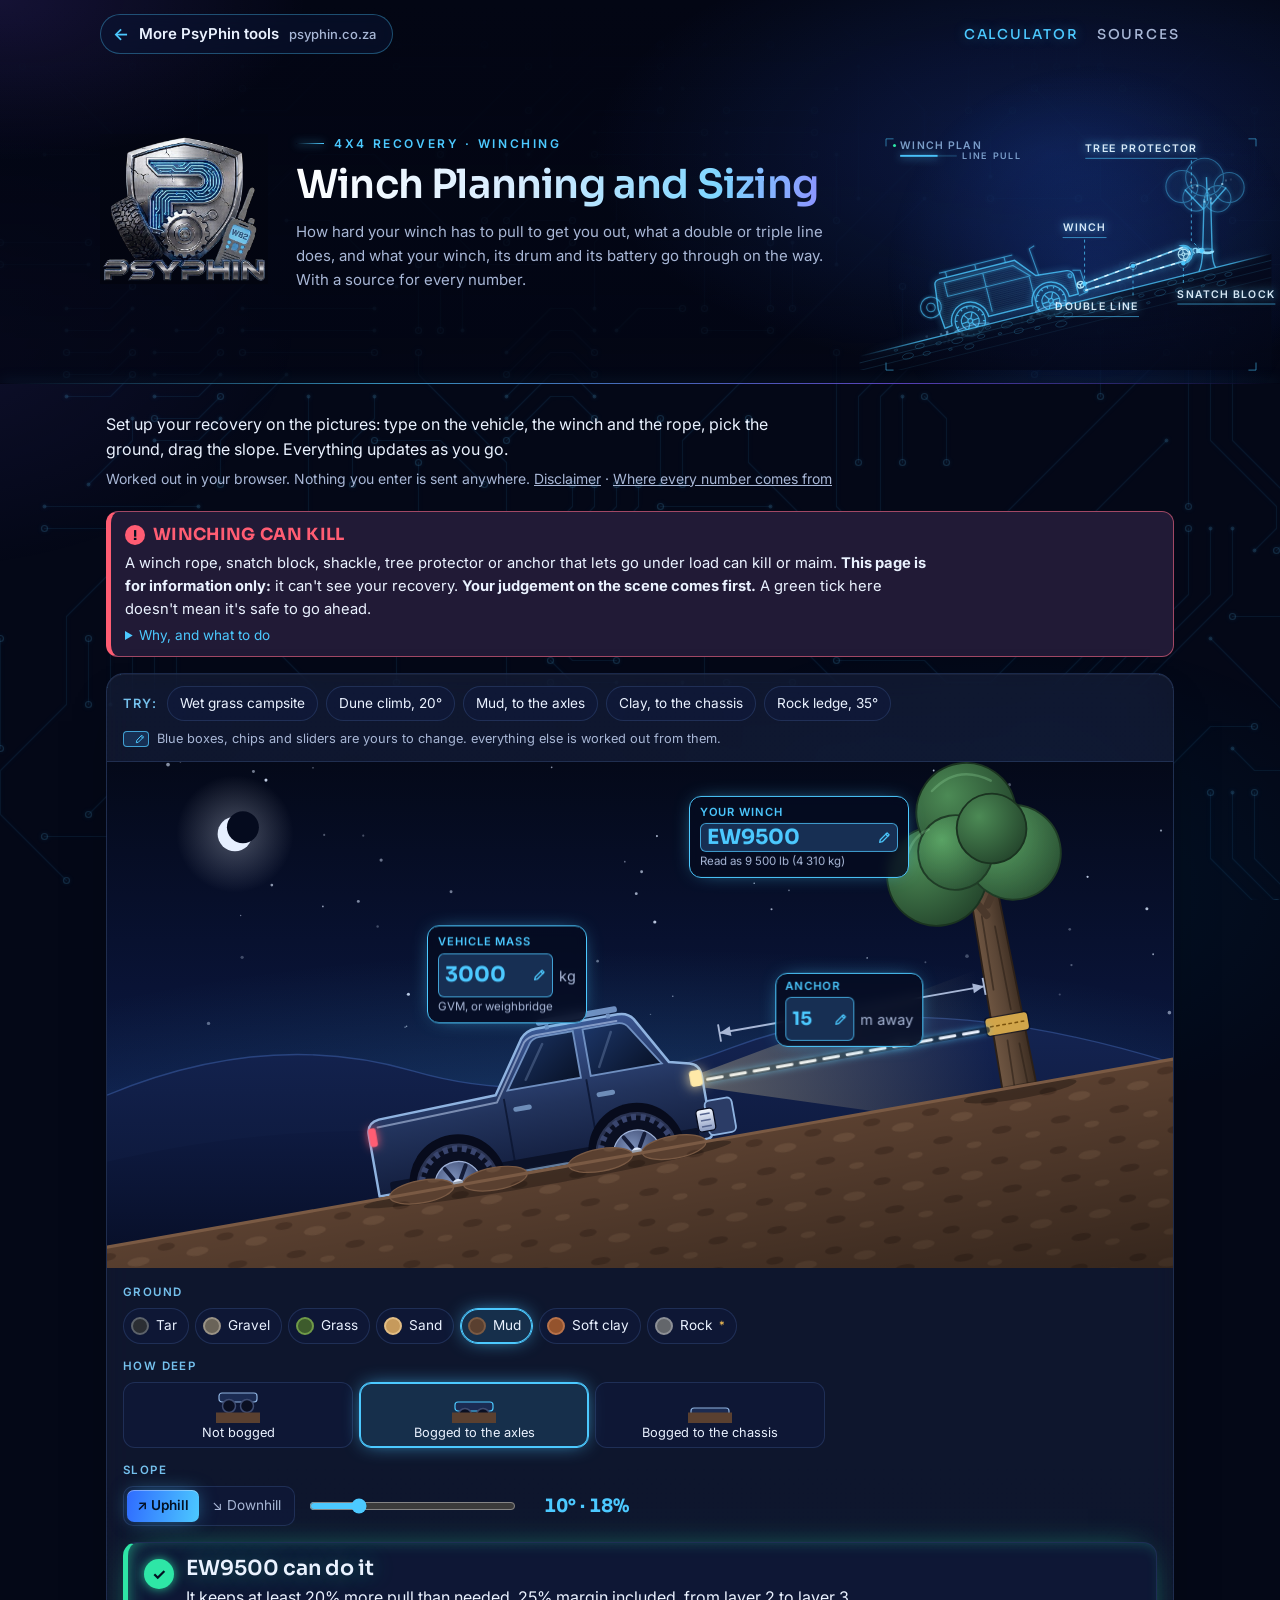
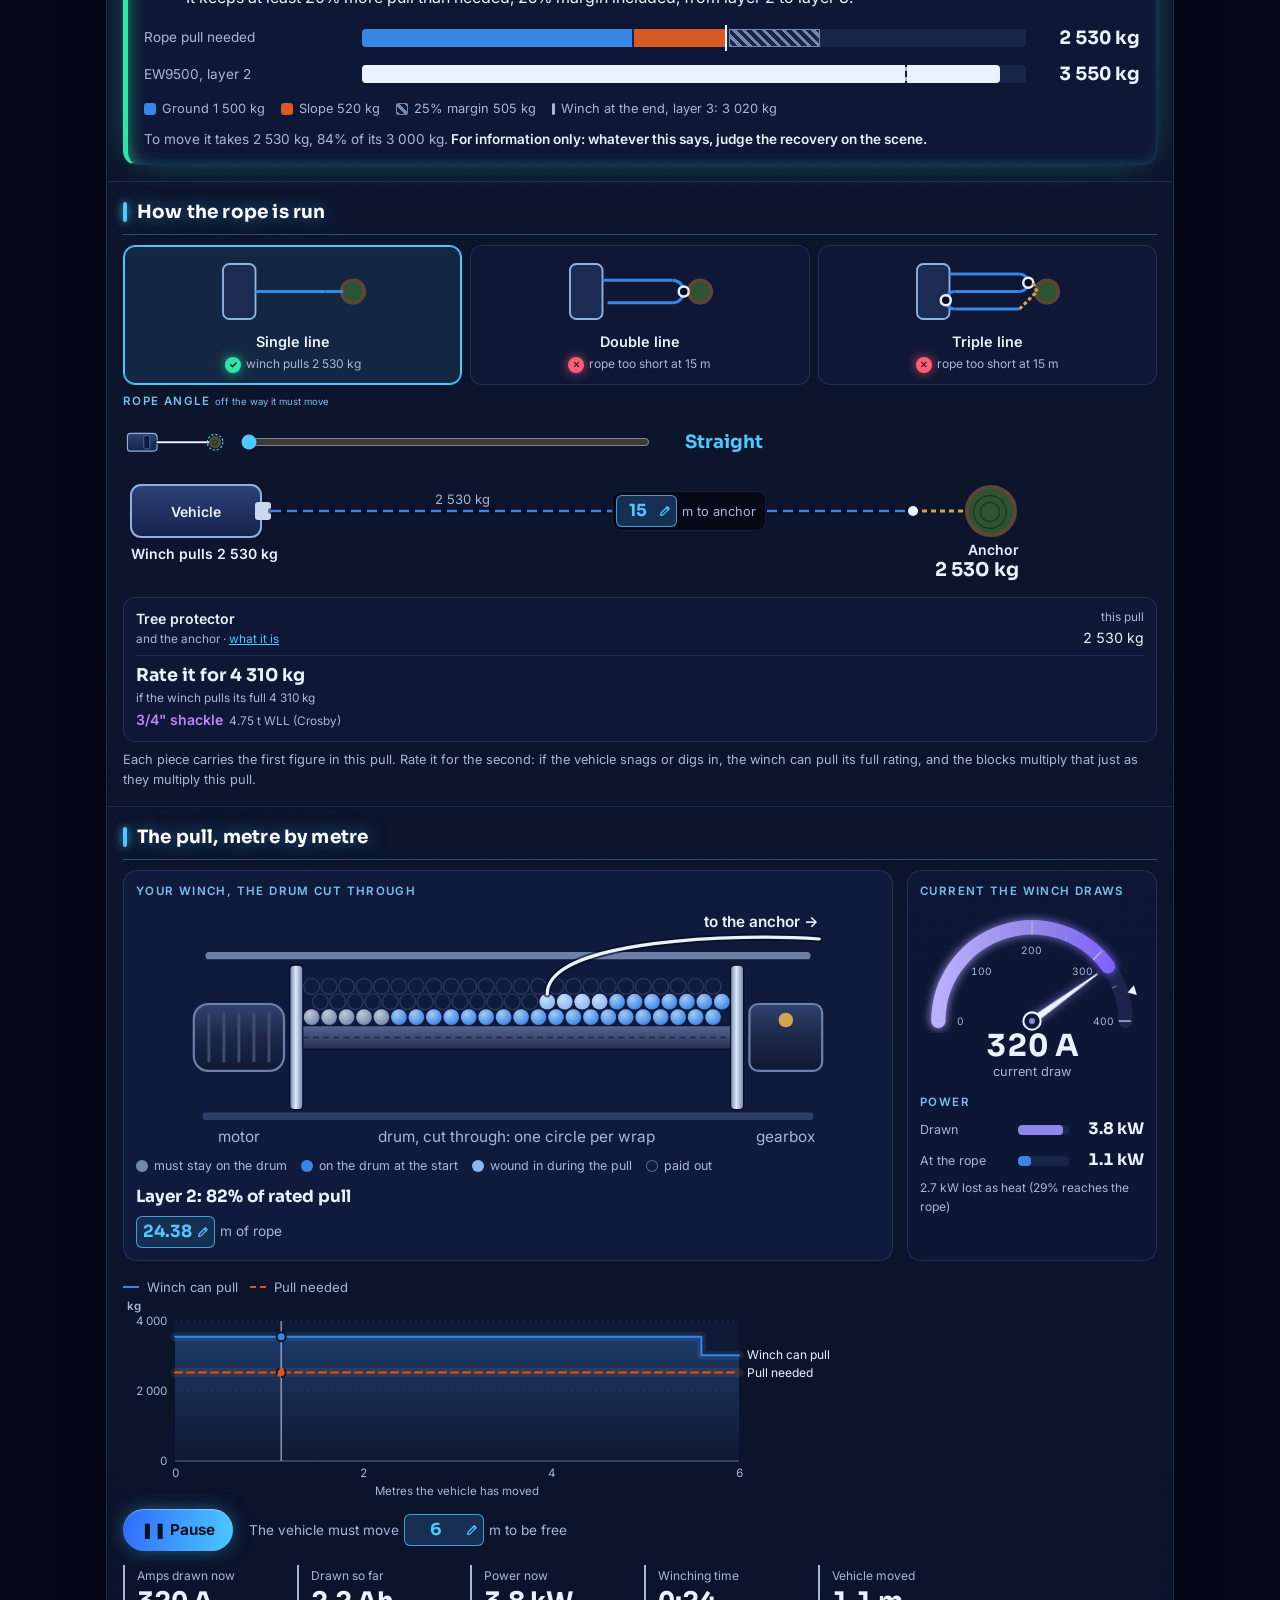
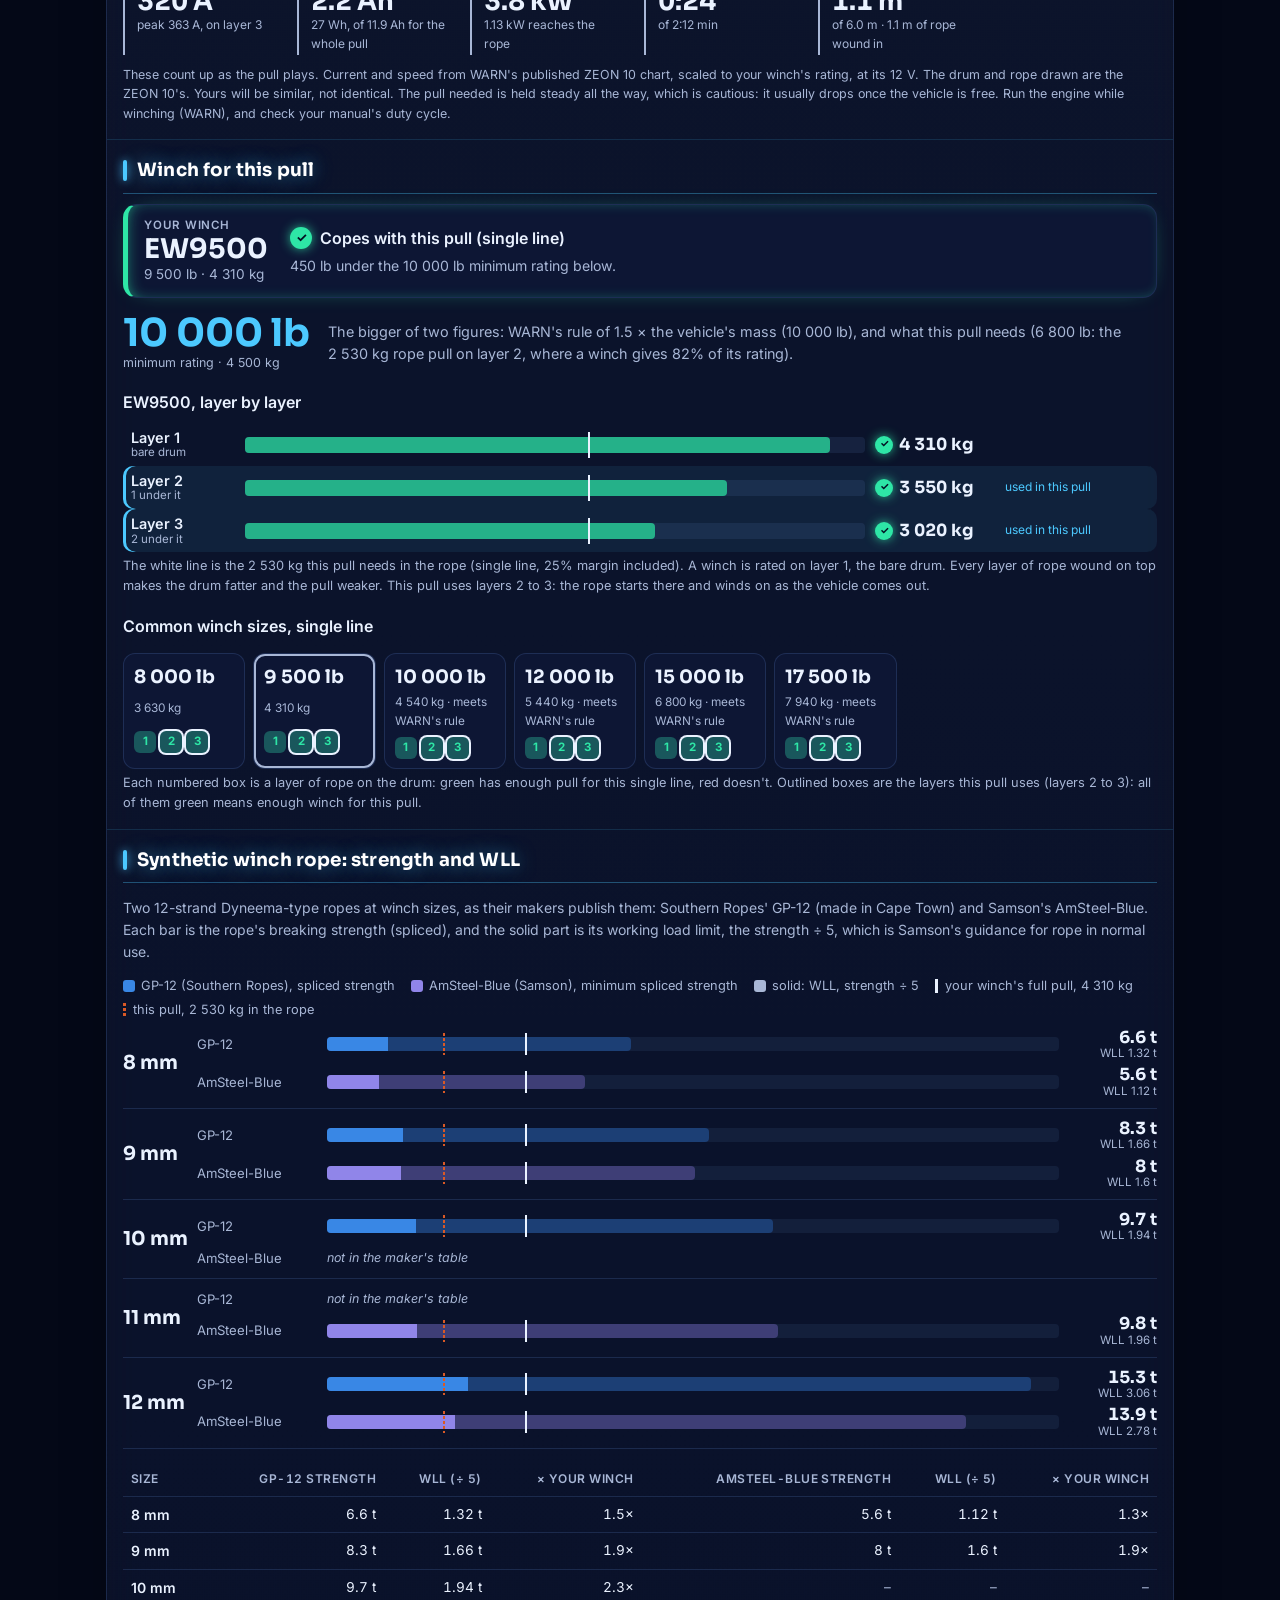
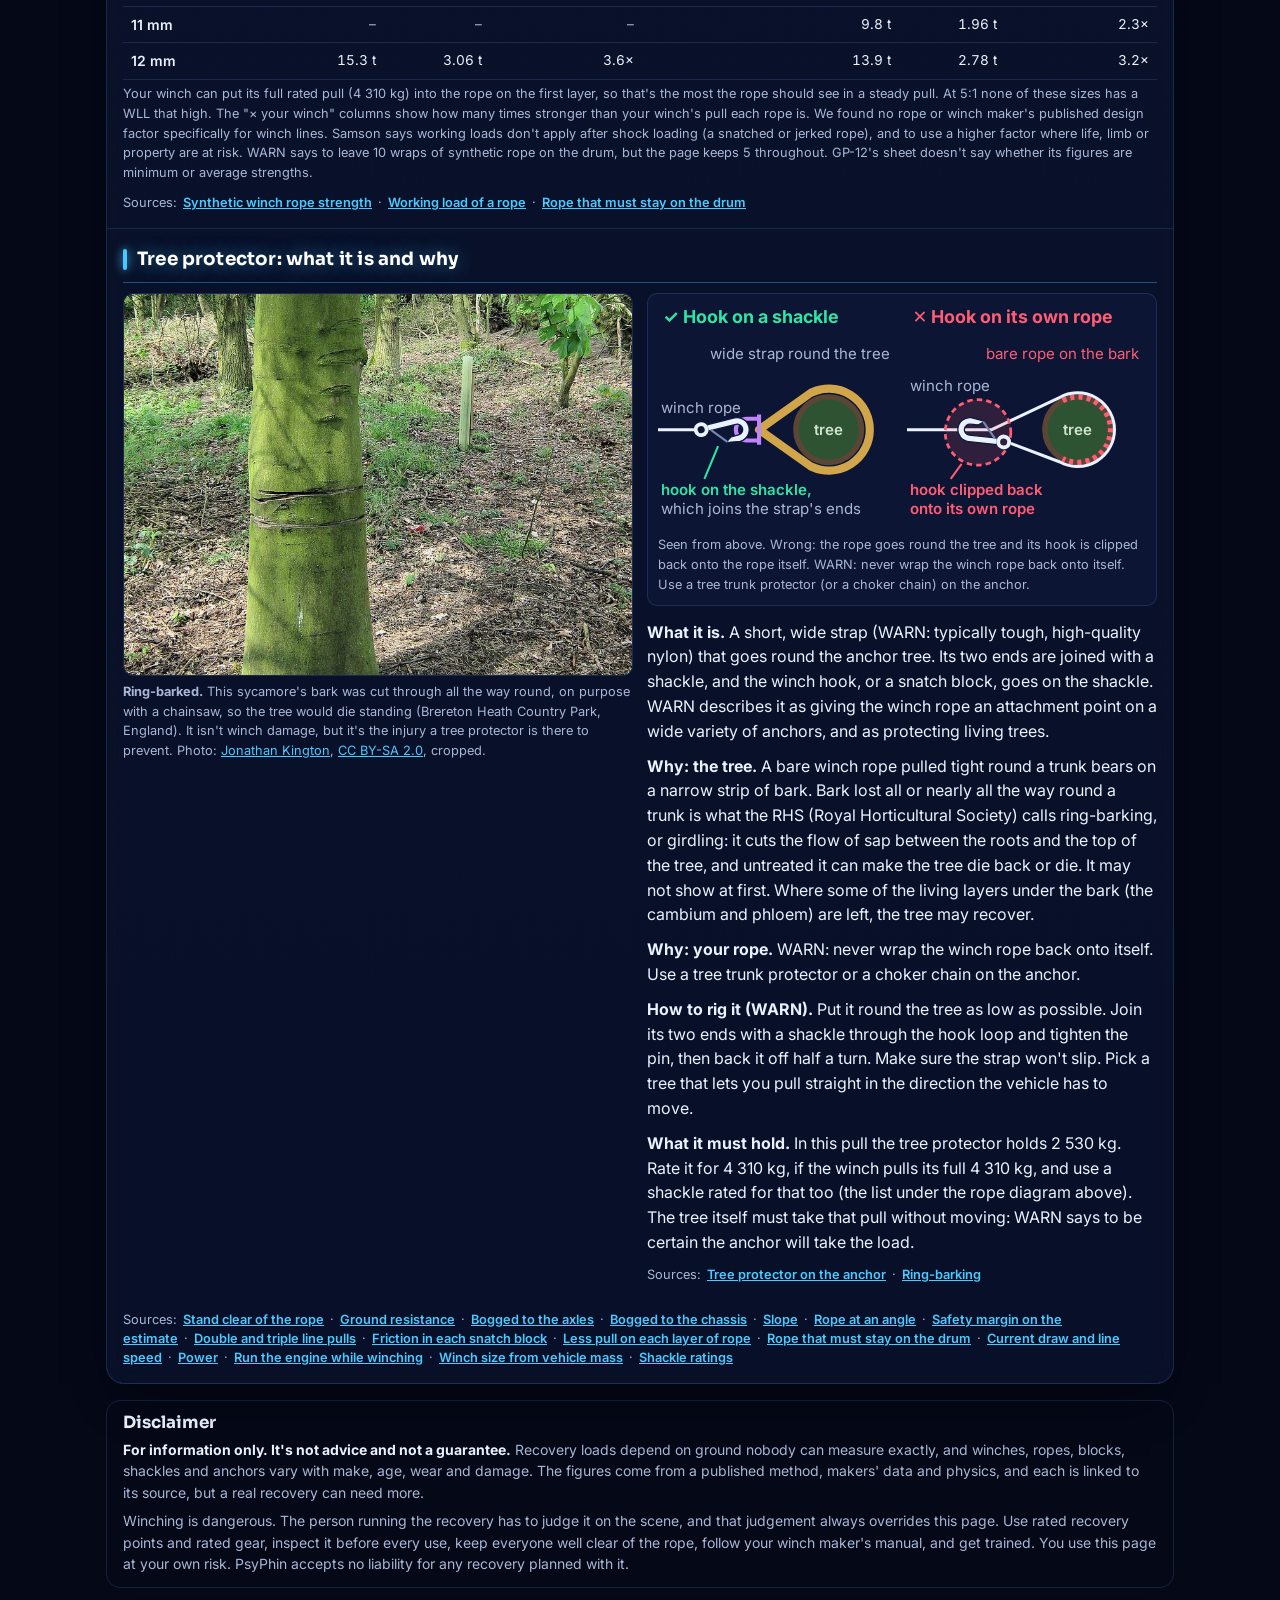
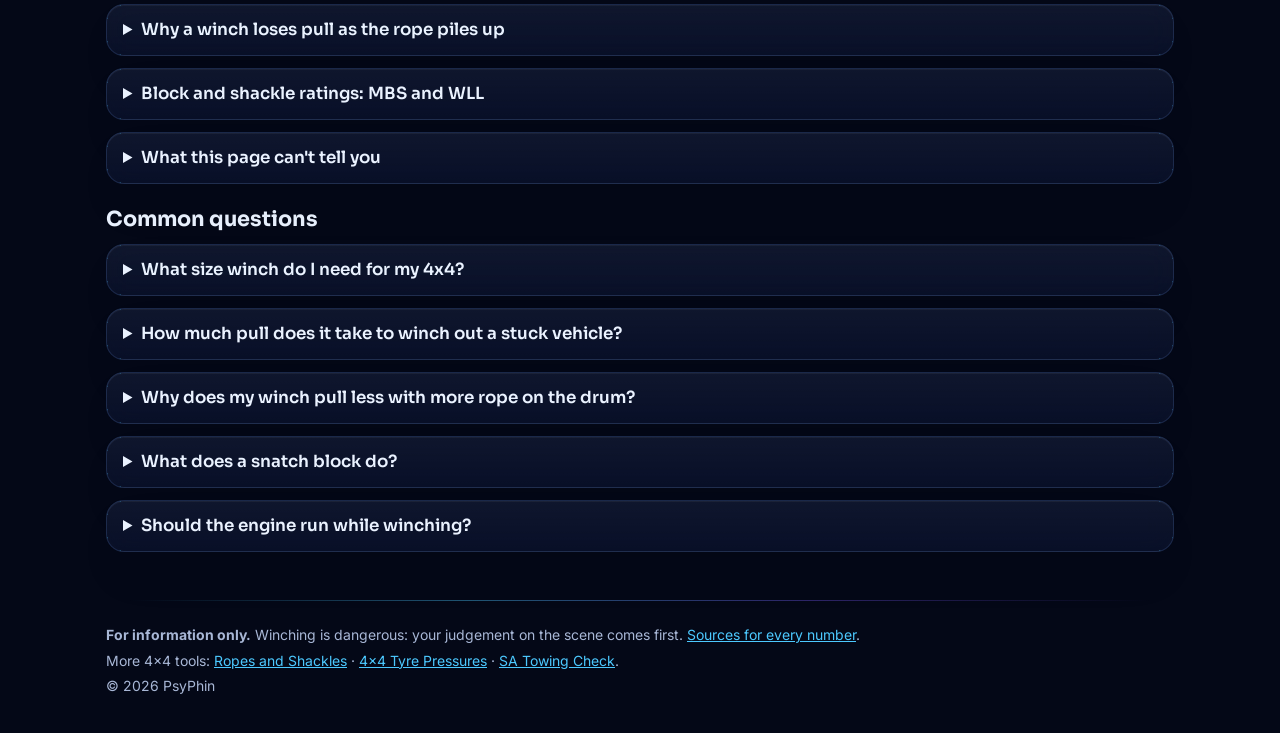
<file: index.html>
<!doctype html>
<html lang="en-ZA" data-circuit="still">
<head>
  <meta charset="utf-8">
  <meta name="viewport" content="width=device-width, initial-scale=1">
  <title>Winch Planning and Sizing: 4x4 Winch Calculator | PsyPhin</title>
  <meta name="description" content="How much pull it takes to winch your 4x4 out, what double and triple line pulls do, and what your winch and battery go through. Every number is sourced.">
  <link rel="canonical" href="https://winching.psyphin.co.za/">
  <script type="application/ld+json">
  {
    "@context": "https://schema.org",
    "@type": "WebApplication",
    "name": "Winch Planning and Sizing",
    "url": "https://winching.psyphin.co.za/",
    "description": "How much pull it takes to winch your 4x4 out, what double and triple line pulls do, and what your winch and battery go through. Every number is sourced.",
    "applicationCategory": "UtilitiesApplication",
    "operatingSystem": "Any (runs in the browser)",
    "inLanguage": "en-ZA",
    "isAccessibleForFree": true,
    "offers": {
      "@type": "Offer",
      "price": "0",
      "priceCurrency": "ZAR"
    },
    "publisher": {
      "@type": "Organization",
      "name": "PsyPhin",
      "url": "https://psyphin.co.za/"
    }
  }
  </script>
  <meta property="og:type" content="website">
  <meta property="og:url" content="https://winching.psyphin.co.za/">
  <meta property="og:title" content="Winch Planning and Sizing">
  <meta property="og:description" content="How hard your winch has to pull to get you out, what a double or triple line does, and what your winch and battery go through, with a source for every number. For information only: winching is dangerous.">
  <meta property="og:image" content="https://psyphin.co.za/assets/img/projects/winch-recovery-sizing.jpg">
  <meta name="twitter:card" content="summary_large_image">
  <meta name="theme-color" content="#040817">
  <link rel="icon" href="favicon.ico" sizes="48x48">
  <link rel="icon" href="favicon-96x96.png" type="image/png" sizes="96x96">
  <link rel="icon" href="favicon-192x192.png" type="image/png" sizes="192x192">
  <link rel="apple-touch-icon" href="apple-touch-icon.png" sizes="180x180">
  <link rel="preconnect" href="https://fonts.googleapis.com">
  <link rel="preconnect" href="https://fonts.gstatic.com" crossorigin>
  <link href="https://fonts.googleapis.com/css2?family=Inter:wght@400;500;600;700&family=Sora:wght@500;600;700&display=swap" rel="stylesheet">
  <link rel="stylesheet" href="css/style.css">
</head>
<body>
  <a class="skip-link" href="#main">Skip to content</a>

  <header class="brand-bar brand-bar--hero">
    <canvas class="hero-fx" aria-hidden="true"></canvas>
    <div class="brand-nav">
      <a class="back-link" href="https://psyphin.co.za/#tools"><span class="back-link-arrow" aria-hidden="true">&larr;</span> <span class="back-link-label"><span class="back-link-more">More </span>PsyPhin tools</span> <span class="back-link-domain">psyphin.co.za</span></a>
      <nav class="nav" aria-label="Site">
        <a href="index.html" aria-current="page">Calculator</a>
        <a href="sources.html">Sources</a>
      </nav>
    </div>
    <div class="brand-inner">
      <a class="brand-logo-link" href="https://psyphin.co.za/" aria-label="PsyPhin home"><img src="logo.jpg" alt="PsyPhin" class="brand-logo" width="560" height="501"></a>
      <div class="brand-text">
        <p class="brand-eyebrow">4x4 recovery &middot; Winching</p>
        <h1>Winch Planning and Sizing</h1>
        <p class="subtitle">How hard your winch has to pull to get you out, what a double or triple line does, and what your winch, its drum and its battery go through on the way. With a source for every number.</p>
      </div>
    </div>
  </header>

  <main id="main" class="wrap">
    <section class="intro">
      <p class="lede">Set up your recovery on the pictures: type on the vehicle, the winch and the rope, pick the ground, drag the slope. Everything updates as you go.</p>
      <p class="privacy">Worked out in your browser. Nothing you enter is sent anywhere. <a href="#disclaimer">Disclaimer</a> &middot; <a href="sources.html">Where every number comes from</a></p>
    </section>

    <aside class="danger" id="danger" role="note" aria-labelledby="danger-title">
      <p class="danger-title" id="danger-title"><span class="danger-icon" aria-hidden="true">!</span> Winching can kill</p>
      <p>A winch rope, snatch block, shackle, tree protector or anchor that lets go under load can kill or maim. <strong>This page is for information only:</strong> it can't see your recovery. <strong>Your judgement on the scene comes first.</strong> A green tick here doesn't mean it's safe to go ahead.</p>
      <details class="danger-more">
        <summary>Why, and what to do</summary>
        <p>Gear that lets go under load flies with enough energy to kill. This page works from published figures and a simple model. It can't see the ground, the state of your winch and rope, your recovery points, the anchor or who is standing where.</p>
        <p>If anything looks wrong, stop. Use rated gear on rated recovery points, keep everyone well clear and out of line with the rope (<a href="sources.html#stand-clear">source</a>), follow your winch maker's manual, and get proper training.</p>
      </details>
    </aside>

    <div class="stage" id="stage">
      <div class="try" id="try"><span class="try-label">Try:</span><p class="try-hint"><span class="try-key" aria-hidden="true"></span>Blue boxes, chips and sliders are yours to change. everything else is worked out from them.</p></div>

      <!-- 1. The stuck vehicle: side view, with the mass and winch typed onto it -->
      <div class="scene" id="scene">
        <div class="scene-pic" id="scene-pic">
        <div class="scene-fields">
          <label class="scene-field" id="f-mass">
            <span class="sf-label">Vehicle mass</span>
            <span class="sf-input"><input id="massKg" type="text" inputmode="numeric" min="0" step="50" autocomplete="off"><span>kg</span></span>
            <span class="sf-hint">GVM, or weighbridge</span>
          </label>
          <label class="scene-field scene-field--winch" id="f-winch">
            <span class="sf-label">Your winch</span>
            <span class="sf-input"><input id="winch" type="text" autocomplete="off" spellcheck="false" placeholder="EW9500, 4.5 t…"></span>
            <span class="sf-hint" id="winch-read"></span>
          </label>
          <label class="scene-field scene-field--anchor" id="f-anchor-scene">
            <span class="sf-label">Anchor</span>
            <span class="sf-input"><input id="anchorScene" type="text" inputmode="decimal" min="1" step="1" autocomplete="off"><span>m away</span></span>
          </label>
        </div>
        </div>
      </div>

      <div class="controls">
        <div class="ctl ctl--ground">
          <span class="ctl-label" id="ground-label">Ground</span>
          <div class="chips" id="ground-chips" role="radiogroup" aria-labelledby="ground-label"></div>
          <div class="proxy" id="proxy-wrap" hidden>
            <label for="proxy">No published factor for <span id="proxy-name"></span>. It behaves most like:</label>
            <select id="proxy"></select>
          </div>
        </div>
        <div class="ctl ctl--bog">
          <span class="ctl-label" id="bog-label">How deep</span>
          <div class="chips chips--icons" id="bog-chips" role="radiogroup" aria-labelledby="bog-label"></div>
        </div>
        <div class="ctl ctl--slope">
          <span class="ctl-label" id="slope-label">Slope</span>
          <div class="slope">
            <div class="seg" id="slope-dir" role="radiogroup" aria-labelledby="slope-label">
              <button type="button" role="radio" data-dir="up" aria-checked="true">&#8599; Uphill</button>
              <button type="button" role="radio" data-dir="down" aria-checked="false">&#8600; Downhill</button>
            </div>
            <input type="range" id="gradeDeg" min="0" max="45" step="1" aria-labelledby="slope-label">
            <output id="grade-out" for="gradeDeg"></output>
          </div>
        </div>
      </div>

      <div class="verdict" id="verdict" role="status" aria-live="polite"></div>

      <!-- 2. How the rope is run: pick on the pictures, type the distance on the rope -->
      <div class="part" id="rig-part">
        <p class="part-label">How the rope is run</p>
        <div class="picker" id="picker" role="radiogroup" aria-label="Number of lines"></div>
        <div class="ctl ctl--angle rig-angle">
          <span class="ctl-label" id="angle-label">Rope angle <small>off the way it must move</small></span>
          <div class="angle">
            <span id="angle-view"></span>
            <input type="range" id="ropeAngleDeg" min="0" max="45" step="1" aria-labelledby="angle-label">
            <output id="angle-out" for="ropeAngleDeg"></output>
          </div>
        </div>
        <div class="rig" id="rig">
          <label class="rig-field" id="f-anchor"><span class="visually-hidden">Distance from the winch to the anchor</span><input id="anchorM" type="text" inputmode="decimal" min="1" step="1"><span>m to anchor</span></label>
        </div>
        <ul class="gear" id="gear"></ul>
        <p class="hint gear-note" id="gear-note"></p>
      </div>

      <!-- 3. The pull, metre by metre: drum, current and pull along the way -->
      <div class="part" id="play-part">
        <p class="part-label">The pull, metre by metre</p>
        <div class="play">
          <div class="play-side">
            <figure class="drum-box">
              <p class="box-title">Your winch, the drum cut through</p>
              <div id="drum"></div>
              <ul class="drum-legend">
                <li><span class="swatch dm-key dm-key--min" aria-hidden="true"></span>must stay on the drum</li>
                <li><span class="swatch dm-key dm-key--start" aria-hidden="true"></span>on the drum at the start</li>
                <li><span class="swatch dm-key dm-key--wound" aria-hidden="true"></span>wound in during the pull</li>
                <li><span class="swatch dm-key dm-key--out" aria-hidden="true"></span>paid out</li>
              </ul>
              <figcaption>
                <span id="drum-layer" class="drum-layer"></span>
                <span class="drum-rope">
                  <label class="mini-field"><input id="ropeLengthM" type="text" inputmode="decimal" min="5" step="1" aria-label="Rope length"><span>m of rope</span></label>
                </span>
              </figcaption>
            </figure>
            <figure class="gauge-box">
              <p class="box-title">Current the winch draws</p>
              <div id="gauge"></div>
              <figcaption><strong id="amps-now">0 A</strong><span>current draw</span></figcaption>
              <div class="power" id="power-now" aria-live="off"></div>
            </figure>
          </div>
          <div class="play-main">
            <div id="chart-pull"></div>
            <div class="play-bar">
              <button type="button" class="play-button" id="play">&#9654; Play the pull</button>
              <label class="mini-field">The vehicle must move <input id="moveM" type="text" inputmode="decimal" min="1" step="1" aria-label="Distance the vehicle must move"><span>m to be free</span></label>
            </div>
          </div>
        </div>
        <div class="readouts" id="readouts"></div>
      </div>

      <!-- 4. Winch size -->
      <div class="part" id="size-part">
        <p class="part-label">Winch for this pull</p>
        <div id="sizes"></div>
      </div>

      <!-- 5. Synthetic winch rope, side by side -->
      <div class="part" id="rope-part">
        <p class="part-label">Synthetic winch rope: strength and WLL</p>
        <div id="ropes"></div>
      </div>

      <!-- 6. Tree protector: what it is and why -->
      <div class="part" id="tree-part">
        <p class="part-label">Tree protector: what it is and why</p>
        <div class="tree">
          <figure class="tree-photo">
            <img src="img/ring-barked-sycamore.jpg" width="800" height="600" loading="lazy" decoding="async" alt="A young sycamore trunk in a wood, with its bark cut through in two rings right round the trunk.">
            <figcaption><strong>Ring-barked.</strong> This sycamore's bark was cut through all the way round, on purpose with a chainsaw, so the tree would die standing (Brereton Heath Country Park, England). It isn't winch damage, but it's the injury a tree protector is there to prevent. Photo: <a href="https://www.geograph.org.uk/photo/1841360" target="_blank" rel="noopener">Jonathan Kington</a>, <a href="https://creativecommons.org/licenses/by-sa/2.0/" target="_blank" rel="noopener">CC BY-SA 2.0</a>, cropped.</figcaption>
          </figure>
          <div class="tree-side">
          <figure class="tree-draw">
            <div class="tp-pair">
              <svg class="tp-svg" viewBox="0 0 175 165" role="img" aria-labelledby="tp-good-title">
                <title id="tp-good-title">Right, seen from above: a tree protector strap round the tree, its two ends joined by a shackle, and the winch rope's hook on the shackle.</title>
                <text class="tp-head" x="4" y="14">&#10003; Hook on a shackle</text>
                <line class="tp-rope" x1="0" y1="92" x2="28" y2="92"/>
                <path class="tp-strap" d="M74 92 L112 65 A30 30 0 1 1 112 119 Z"/>
                <circle class="tp-tree" cx="125" cy="92" r="24"/>
                <path class="tp-shackle" d="M74 84 h-9 a8 8 0 0 0 0 16 h9 M74 81 v22"/>
                <g class="tp-hookg" transform="translate(58 92) rotate(-104) scale(0.8) translate(-19 -40)"><path class="tp-hookb" d="M24 14 H30 V40 A11 11 0 0 1 8 40 L10 27 L14 33 V40 A5 5 0 0 0 24 40 Z"/><circle class="tp-hooke" cx="27" cy="8" r="5"/><line class="tp-latch" x1="24" y1="17" x2="11" y2="28"/></g>
                <text class="tp-lbl" x="170" y="40" text-anchor="end">wide strap round the tree</text>
                <text class="tp-lbl" x="2" y="80">winch rope</text>
                <line class="tp-lead tp-lead--good" x1="44" y1="104" x2="34" y2="128"/>
                <text class="tp-lbl tp-lbl--good tp-lbl--strong" x="2" y="140">hook on the shackle,</text>
                <text class="tp-lbl" x="2" y="154">which joins the strap's ends</text>
                <text class="tp-lbl tp-lbl--tree" x="125" y="96" text-anchor="middle">tree</text>
              </svg>
              <svg class="tp-svg" viewBox="0 0 175 165" role="img" aria-labelledby="tp-bad-title">
                <title id="tp-bad-title">Wrong, seen from above: the winch rope wrapped round the tree, bare on the bark, and its hook clipped back onto its own rope.</title>
                <text class="tp-head tp-head--bad" x="4" y="14">&#10005; Hook on its own rope</text>
                <circle class="tp-tree" cx="125" cy="92" r="24"/>
                <path class="tp-scrape" d="M114 70.7 A24 24 0 1 1 114 113.3"/>
                <path class="tp-rope" d="M0 92 H62 L112 68.3 A27 27 0 1 1 112 115.7 L76 102"/>
                <circle class="tp-ring" cx="52" cy="94" r="24"/>
                <g class="tp-hookg" transform="translate(46 92) rotate(96) scale(0.8) translate(-19 -40)"><path class="tp-hookb" d="M24 14 H30 V40 A11 11 0 0 1 8 40 L10 27 L14 33 V40 A5 5 0 0 0 24 40 Z"/><circle class="tp-hooke" cx="27" cy="8" r="5"/><line class="tp-latch" x1="24" y1="17" x2="11" y2="28"/></g>
                <text class="tp-lbl tp-lbl--bad" x="170" y="40" text-anchor="end">bare rope on the bark</text>
                <text class="tp-lbl" x="2" y="64">winch rope</text>
                <line class="tp-lead" x1="40" y1="117" x2="32" y2="128"/>
                <text class="tp-lbl tp-lbl--bad tp-lbl--strong" x="2" y="140">hook clipped back</text>
                <text class="tp-lbl tp-lbl--bad tp-lbl--strong" x="2" y="154">onto its own rope</text>
                <text class="tp-lbl tp-lbl--tree" x="125" y="96" text-anchor="middle">tree</text>
              </svg>
            </div>
            <figcaption>Seen from above. Wrong: the rope goes round the tree and its hook is clipped back onto the rope itself. WARN: never wrap the winch rope back onto itself. Use a tree trunk protector (or a choker chain) on the anchor.</figcaption>
          </figure>
          <div class="tree-text" id="tree-text"></div>
          </div>
        </div>
      </div>

      <div id="stage-sources"></div>
    </div>

    <aside id="disclaimer" class="disclaimer" aria-labelledby="disclaimer-title">
      <h2 id="disclaimer-title">Disclaimer</h2>
      <p><strong>For information only. It's not advice and not a guarantee.</strong> Recovery loads depend on ground nobody can measure exactly, and winches, ropes, blocks, shackles and anchors vary with make, age, wear and damage. The figures come from a published method, makers' data and physics, and each is linked to its source, but a real recovery can need more.</p>
      <p>Winching is dangerous. The person running the recovery has to judge it on the scene, and that judgement always overrides this page. Use rated recovery points and rated gear, inspect it before every use, keep everyone well clear of the rope, follow your winch maker's manual, and get trained. You use this page at your own risk. PsyPhin accepts no liability for any recovery planned with it.</p>
    </aside>

    <section class="explainers" aria-label="Explainers">
      <details class="explainer" id="explain-layers">
        <summary>Why a winch loses pull as the rope piles up</summary>
        <div class="explainer-body"></div>
      </details>
      <details class="explainer" id="explain-mbs">
        <summary>Block and shackle ratings: MBS and WLL</summary>
        <div class="explainer-body"></div>
      </details>
      <details class="explainer" id="explain-gaps">
        <summary>What this page can't tell you</summary>
        <div class="explainer-body"></div>
      </details>
    </section>

    <section class="explainers faq" aria-labelledby="faq-title">
      <h2 id="faq-title" class="faq-title">Common questions</h2>
      <details class="explainer" id="faq-size">
        <summary>What size winch do I need for my 4x4?</summary>
        <div class="explainer-body"></div>
      </details>
      <details class="explainer" id="faq-pull">
        <summary>How much pull does it take to winch out a stuck vehicle?</summary>
        <div class="explainer-body"></div>
      </details>
      <details class="explainer" id="faq-layers">
        <summary>Why does my winch pull less with more rope on the drum?</summary>
        <div class="explainer-body"></div>
      </details>
      <details class="explainer" id="faq-block">
        <summary>What does a snatch block do?</summary>
        <div class="explainer-body"></div>
      </details>
      <details class="explainer" id="faq-engine">
        <summary>Should the engine run while winching?</summary>
        <div class="explainer-body"></div>
      </details>
    </section>
  </main>

  <footer class="site-footer">
    <div class="wrap">
      <p><strong>For information only.</strong> Winching is dangerous: your judgement on the scene comes first. <a href="sources.html">Sources for every number</a>.</p>
      <p>More 4x4 tools: <a href="https://ropes.psyphin.co.za/">Ropes and Shackles</a> &middot; <a href="https://tyres.psyphin.co.za/">4x4 Tyre Pressures</a> &middot; <a href="https://towing.psyphin.co.za/">SA Towing Check</a>.</p>
      <p>&copy; <span id="year"></span> PsyPhin</p>
    </div>
  </footer>

  <script src="js/data.js"></script>
  <script src="js/calc.js"></script>
  <script src="js/ui.js"></script>
  <script src="js/diagrams.js"></script>
  <script src="js/app.js"></script>
  <script src="js/circuit.js"></script>
  <script src="js/fx.js"></script>

  <!-- GoatCounter: cookie-free page-visit stats at https://psyphin.goatcounter.com/ (never sees form inputs) -->
  <!-- Shared with psyphin.co.za: prefix paths with the host so this site's "/" is counted separately -->
  <script>window.goatcounter = { path: function (p) { return location.host + p; } };</script>
  <script data-goatcounter="https://psyphin.goatcounter.com/count" async src="//gc.zgo.at/count.js"></script>
</body>
</html>
</file>
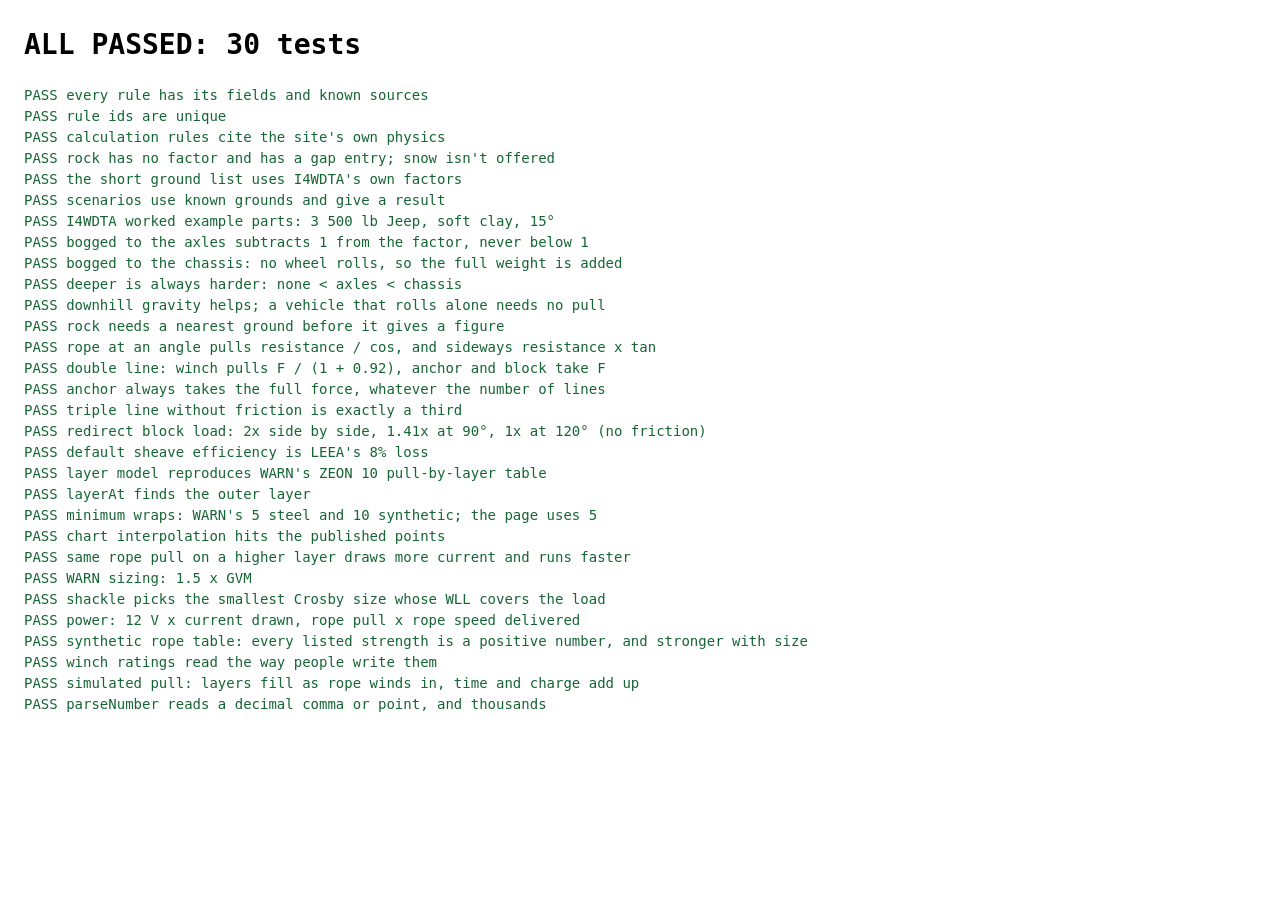
<file: tests/index.html>
<!doctype html>
<html lang="en">
<head>
  <meta charset="utf-8">
  <meta name="robots" content="noindex">
  <title>Tests | Winch Planning and Sizing</title>
  <style>
    body { font: 14px/1.5 ui-monospace, Consolas, monospace; margin: 24px; background: #fff; color: #000; }
    ul { list-style: none; padding: 0; }
    .ok { color: #166534; }
    .bad { color: #b91c1c; font-weight: bold; }
  </style>
</head>
<body>
  <h1 id="summary">Running…</h1>
  <ul id="results"></ul>
  <script src="../js/data.js"></script>
  <script src="../js/calc.js"></script>
  <script src="calc.test.js"></script>
</body>
</html>
</file>
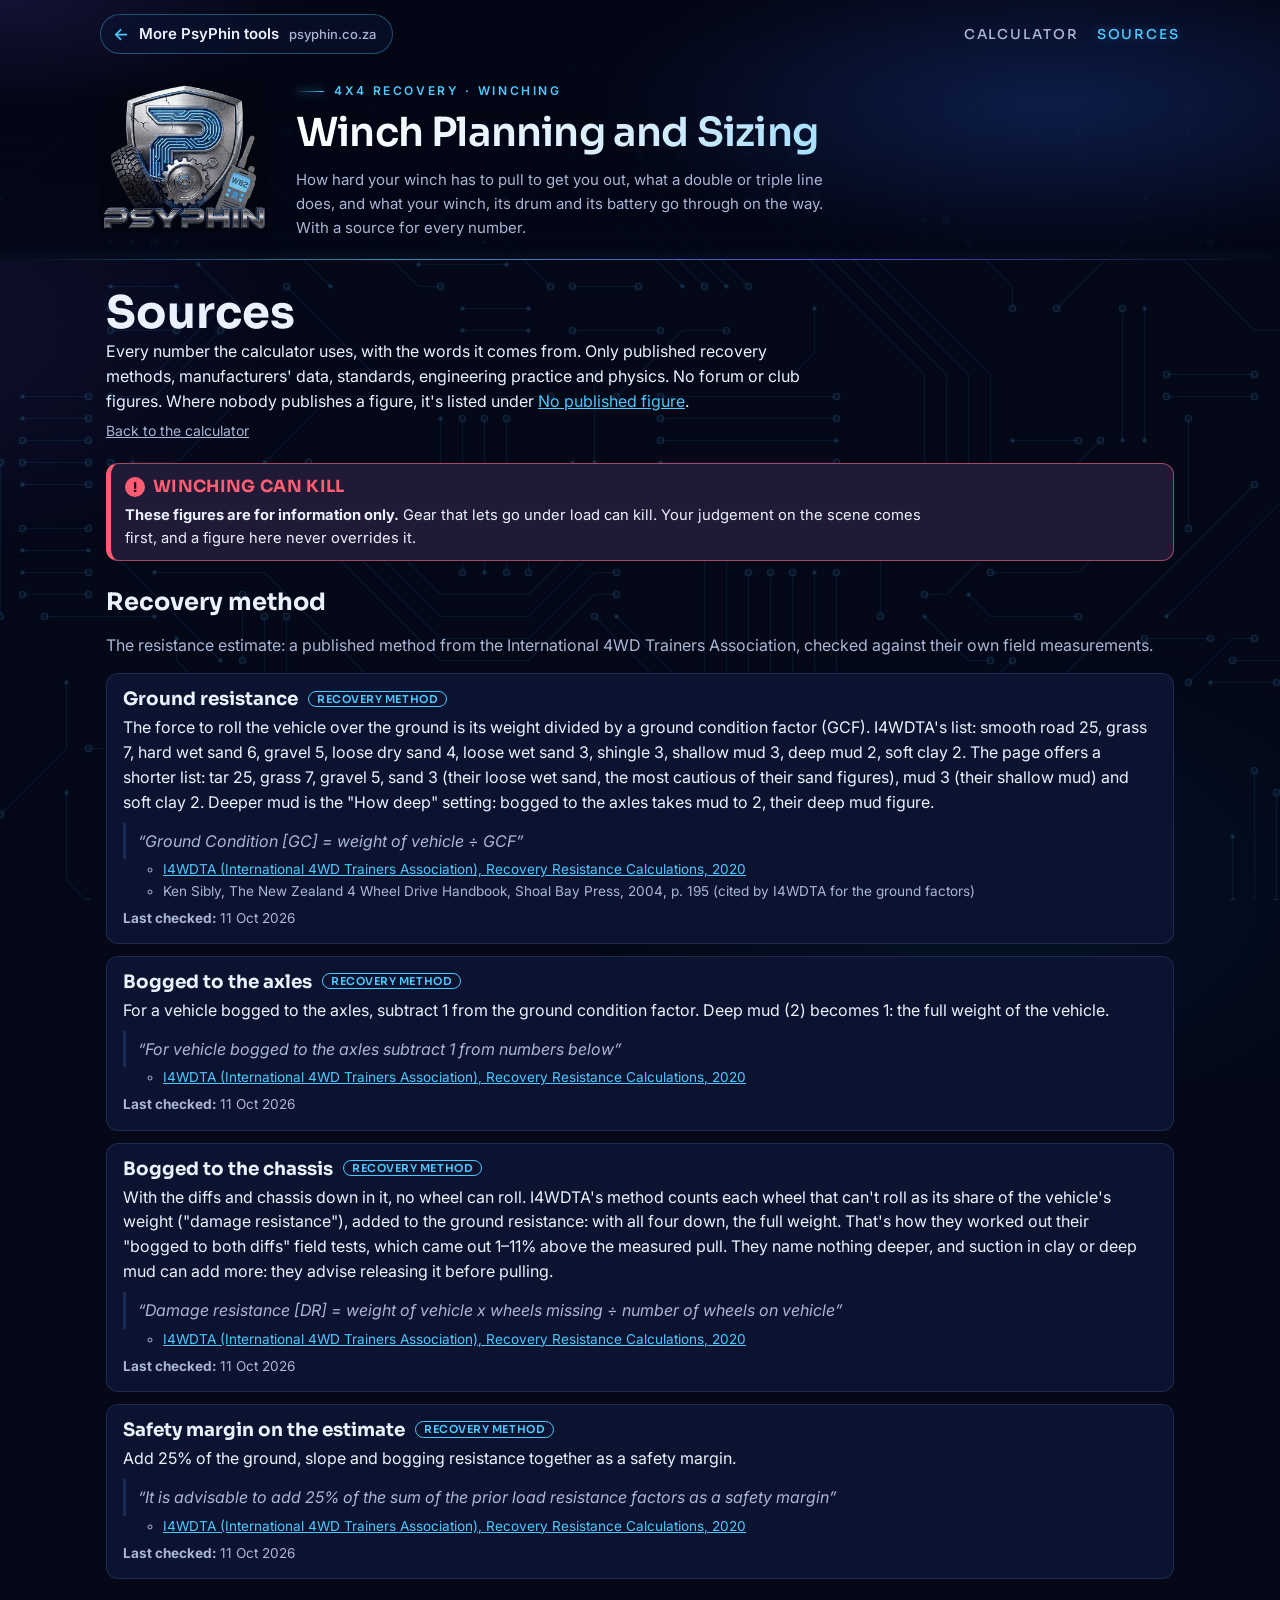
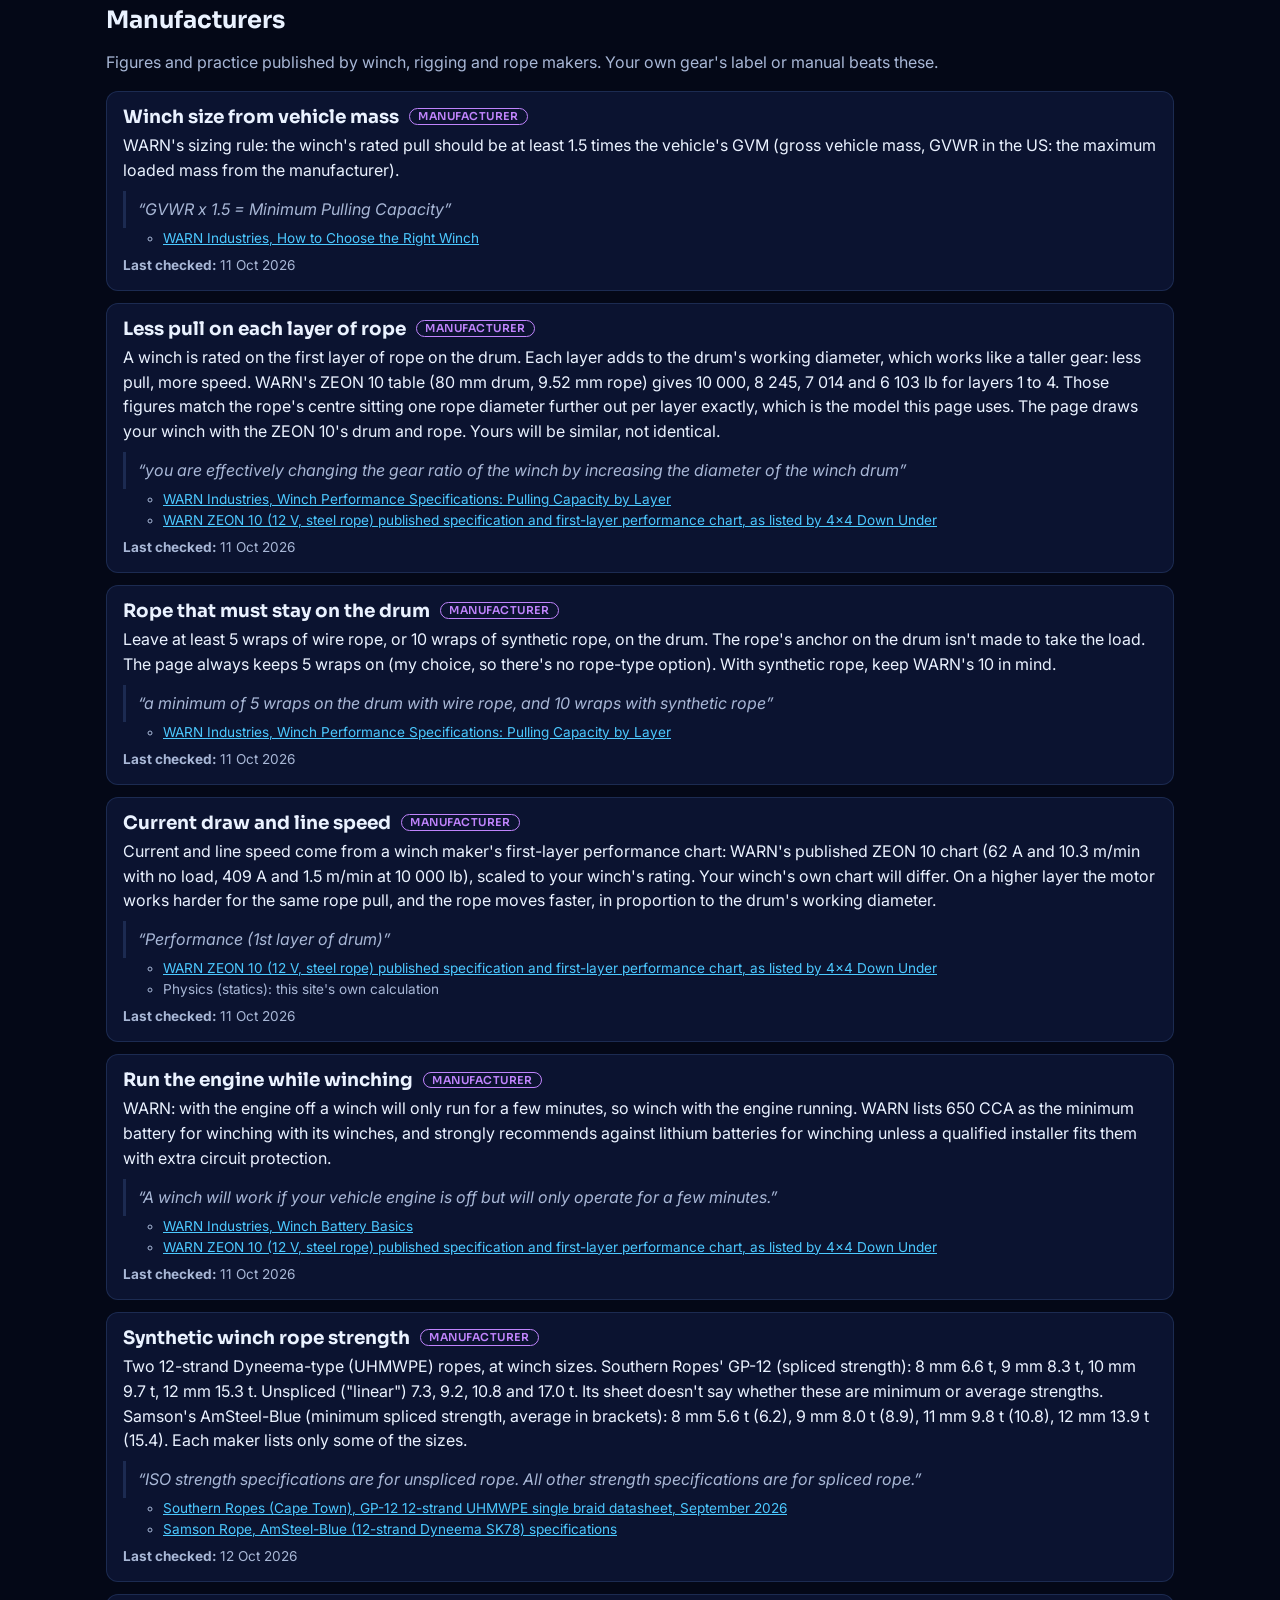
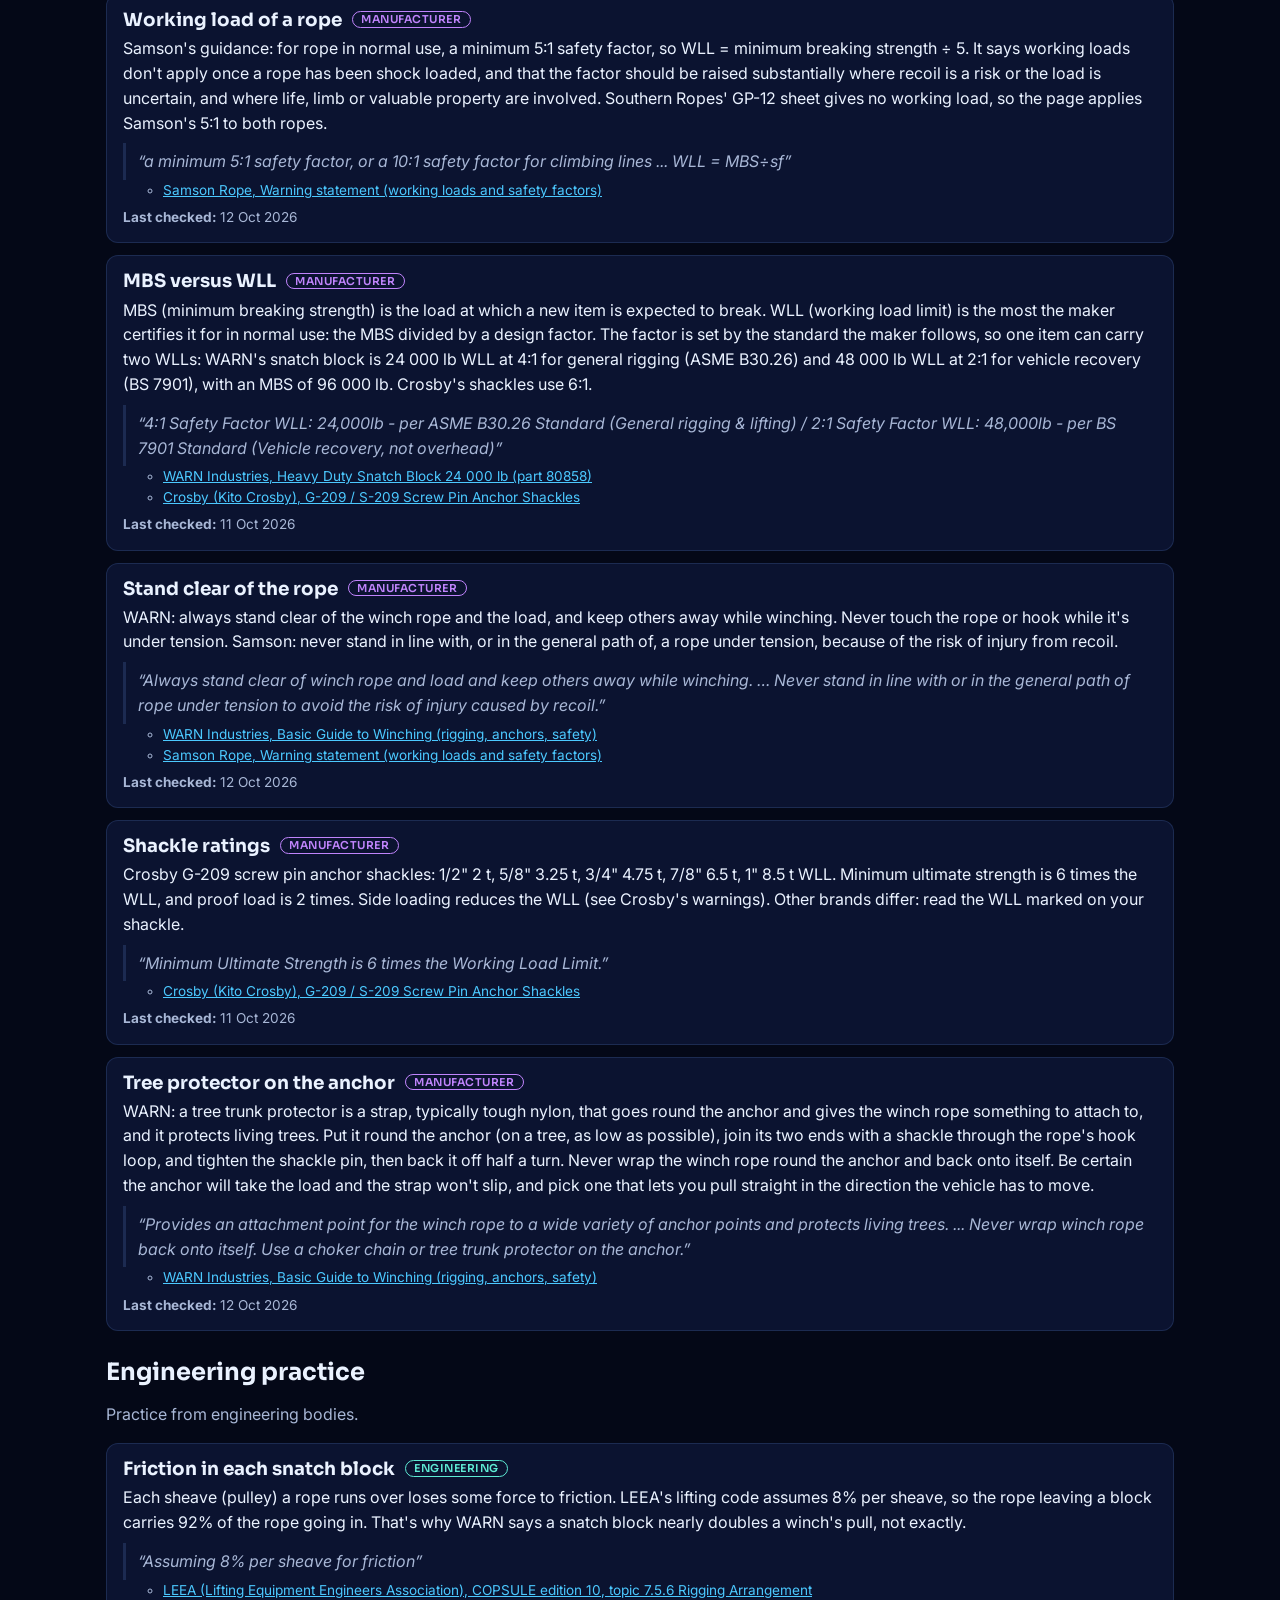
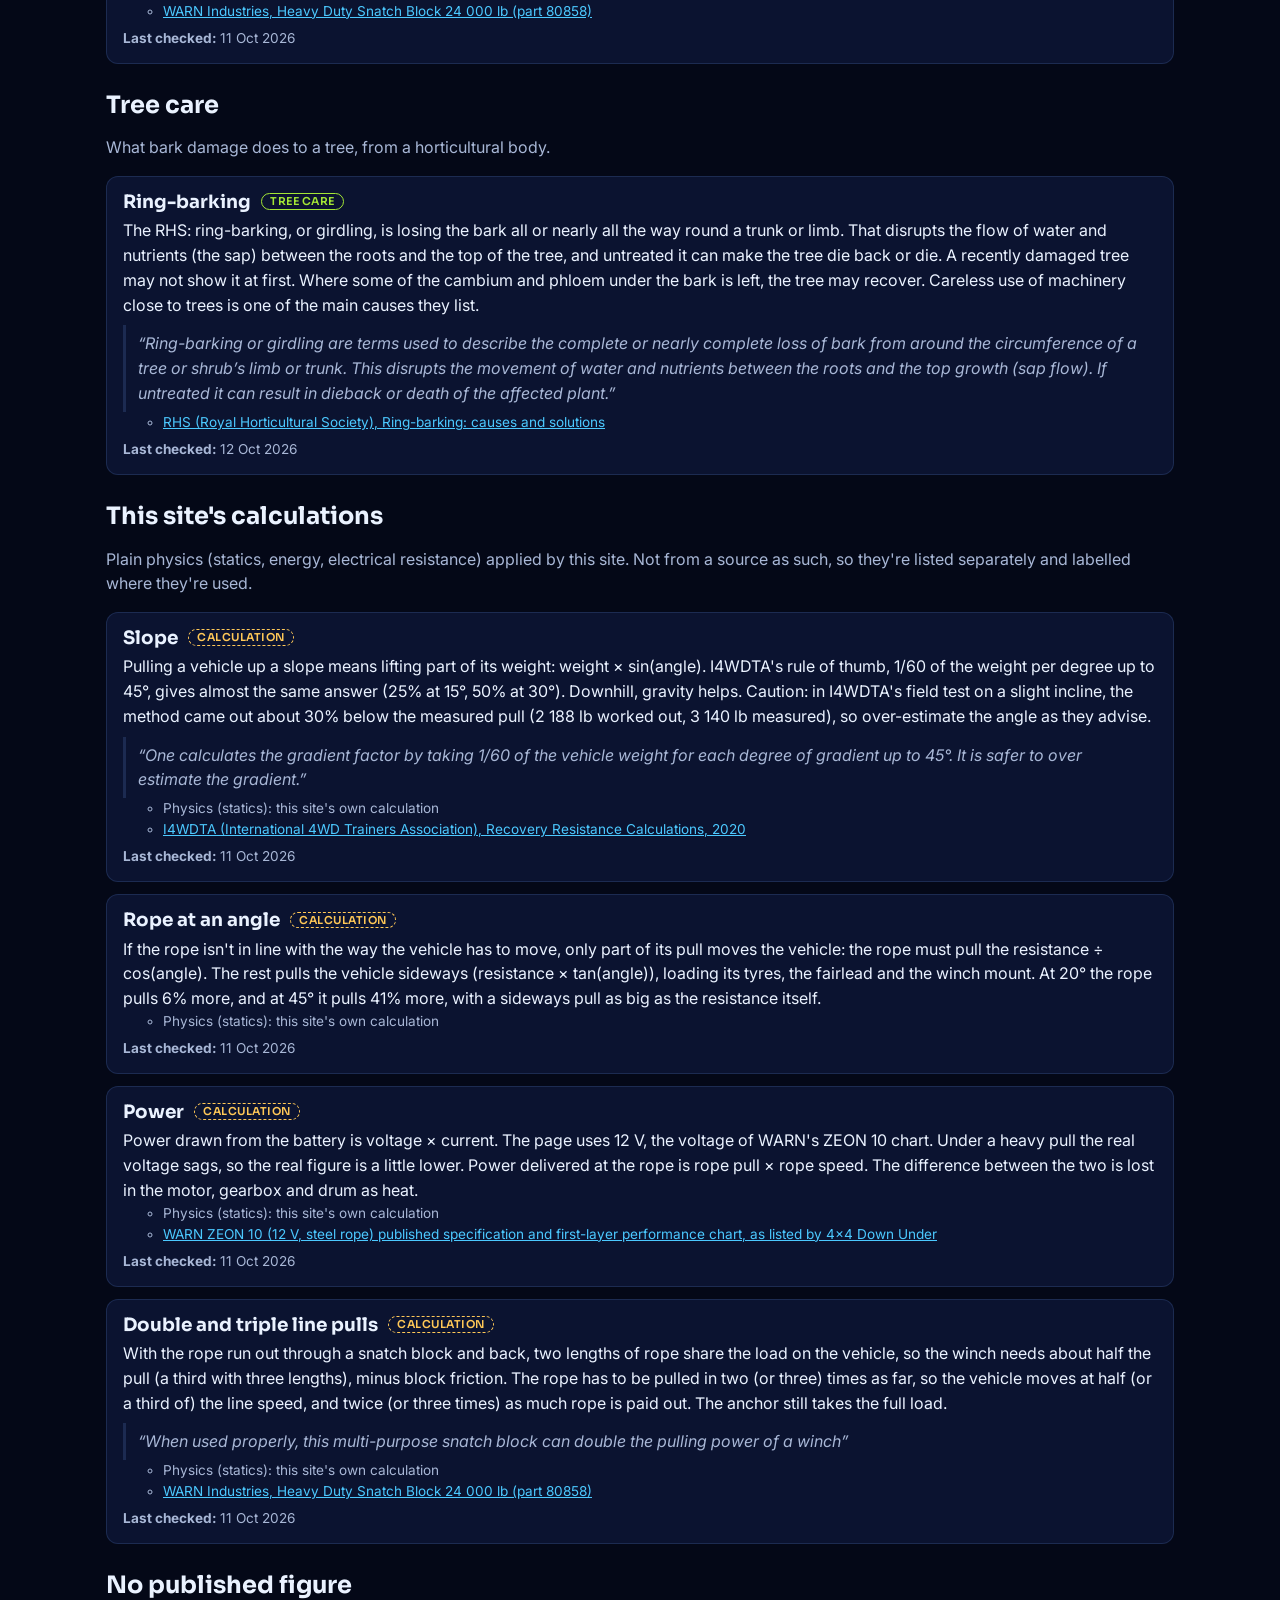
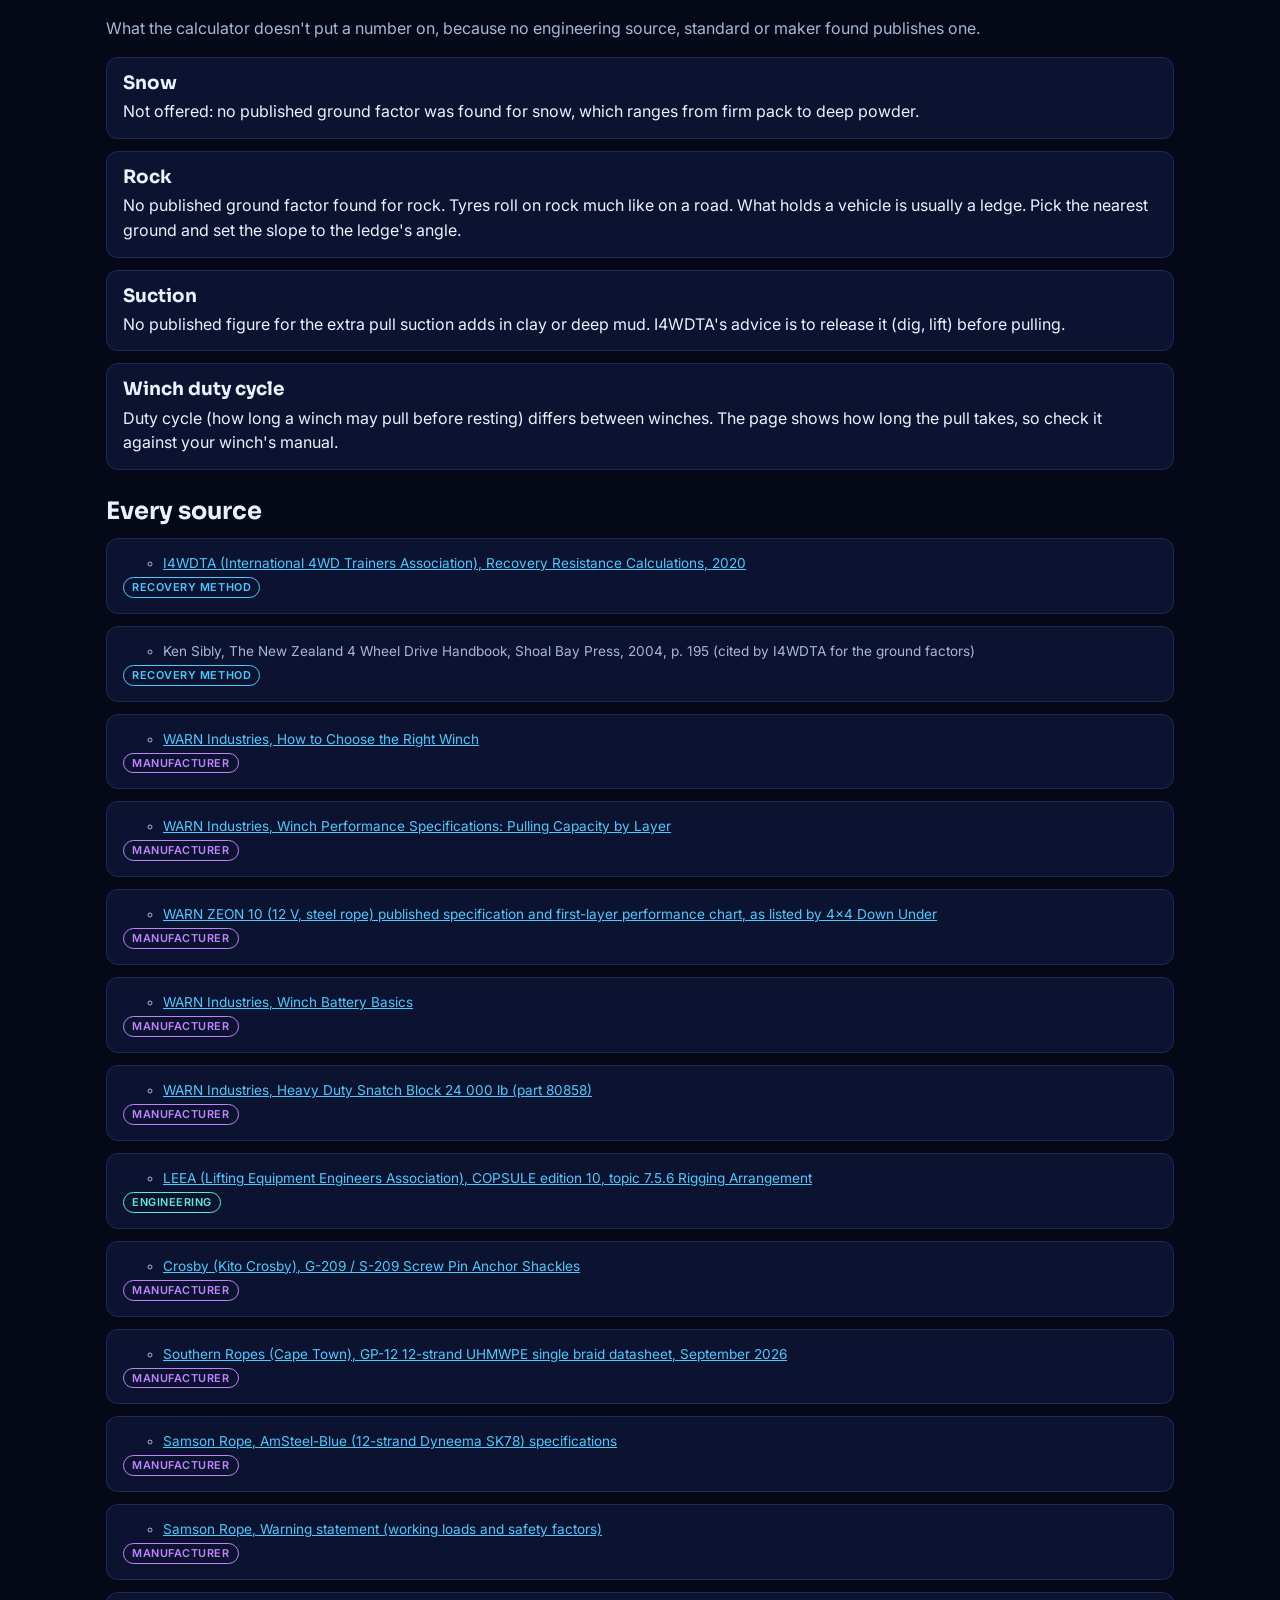
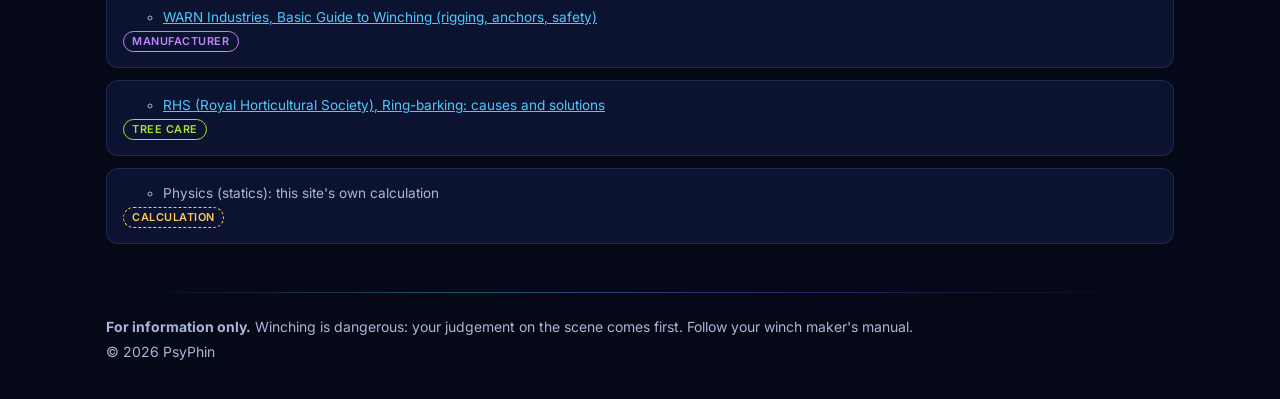
<file: sources.html>
<!doctype html>
<html lang="en-ZA" data-circuit="still">
<head>
  <meta charset="utf-8">
  <meta name="viewport" content="width=device-width, initial-scale=1">
  <title>Sources | Winch Planning and Sizing | PsyPhin</title>
  <meta name="description" content="Every number the winch and recovery calculator uses, with the exact words from its source: the I4WDTA recovery method, WARN, Crosby and LEEA.">
  <link rel="canonical" href="https://winching.psyphin.co.za/sources.html">
  <meta property="og:type" content="website">
  <meta property="og:url" content="https://winching.psyphin.co.za/sources.html">
  <meta property="og:title" content="Sources | Winch Planning and Sizing">
  <meta property="og:description" content="How hard your winch has to pull to get you out, what a double or triple line does, and what your winch and battery go through, with a source for every number.">
  <meta property="og:image" content="https://psyphin.co.za/assets/img/projects/winch-recovery-sizing.jpg">
  <meta name="twitter:card" content="summary_large_image">
  <meta name="theme-color" content="#040817">
  <link rel="icon" href="favicon.ico" sizes="48x48">
  <link rel="icon" href="favicon-96x96.png" type="image/png" sizes="96x96">
  <link rel="icon" href="favicon-192x192.png" type="image/png" sizes="192x192">
  <link rel="apple-touch-icon" href="apple-touch-icon.png" sizes="180x180">
  <link rel="preconnect" href="https://fonts.googleapis.com">
  <link rel="preconnect" href="https://fonts.gstatic.com" crossorigin>
  <link href="https://fonts.googleapis.com/css2?family=Inter:wght@400;500;600;700&family=Sora:wght@500;600;700&display=swap" rel="stylesheet">
  <link rel="stylesheet" href="css/style.css">
</head>
<body>
  <a class="skip-link" href="#main">Skip to content</a>

  <header class="brand-bar">
    <div class="brand-nav">
      <a class="back-link" href="https://psyphin.co.za/#tools"><span class="back-link-arrow" aria-hidden="true">&larr;</span> <span class="back-link-label"><span class="back-link-more">More </span>PsyPhin tools</span> <span class="back-link-domain">psyphin.co.za</span></a>
      <nav class="nav" aria-label="Site">
        <a href="index.html">Calculator</a>
        <a href="sources.html" aria-current="page">Sources</a>
      </nav>
    </div>
    <div class="brand-inner">
      <a class="brand-logo-link" href="https://psyphin.co.za/" aria-label="PsyPhin home"><img src="logo.jpg" alt="PsyPhin" class="brand-logo" width="560" height="501"></a>
      <div class="brand-text">
        <p class="brand-eyebrow">4x4 recovery &middot; Winching</p>
        <p class="brand-title">Winch Planning and Sizing</p>
        <p class="subtitle">How hard your winch has to pull to get you out, what a double or triple line does, and what your winch, its drum and its battery go through on the way. With a source for every number.</p>
      </div>
    </div>
  </header>

  <main id="main" class="wrap">
    <section class="intro">
      <h1>Sources</h1>
      <p class="lede">Every number the calculator uses, with the words it comes from. Only published recovery methods, manufacturers' data, standards, engineering practice and physics. No forum or club figures. Where nobody publishes a figure, it's listed under <a href="#gaps">No published figure</a>.</p>
      <p class="privacy"><a href="index.html">Back to the calculator</a></p>
    </section>

    <aside class="danger" role="note" aria-labelledby="danger-title">
      <p class="danger-title" id="danger-title"><span class="danger-icon" aria-hidden="true">!</span> Winching can kill</p>
      <p><strong>These figures are for information only.</strong> Gear that lets go under load can kill. Your judgement on the scene comes first, and a figure here never overrides it.</p>
    </aside>

    <div id="source-groups"></div>
  </main>

  <footer class="site-footer">
    <div class="wrap">
      <p><strong>For information only.</strong> Winching is dangerous: your judgement on the scene comes first. Follow your winch maker's manual.</p>
      <p>&copy; <span id="year"></span> PsyPhin</p>
    </div>
  </footer>

  <script src="js/data.js"></script>
  <script src="js/calc.js"></script>
  <script src="js/ui.js"></script>
  <script src="js/sources.js"></script>
  <script src="js/circuit.js"></script>

  <!-- GoatCounter: cookie-free page-visit stats at https://psyphin.goatcounter.com/ -->
  <!-- Shared with psyphin.co.za: prefix paths with the host so this site's "/" is counted separately -->
  <script>window.goatcounter = { path: function (p) { return location.host + p; } };</script>
  <script data-goatcounter="https://psyphin.goatcounter.com/count" async src="//gc.zgo.at/count.js"></script>
</body>
</html>
</file>
<file: css/style.css>
/* Winch Planning and Sizing. Colours follow psyphin.co.za (css/style.css there);
   based on the SA Towing Check stylesheet, so the tools look the same: the navy
   "deep space" look shared by every PsyPhin site since 2026-10-18. */
:root {
  --bg: #040817;
  --surface: #0b1330;
  --surface-2: #101a3c;
  --glass: rgba(11, 19, 48, 0.58);
  --glass-2: rgba(16, 26, 60, 0.6);
  --border: rgba(120, 170, 255, 0.16);
  --text: #eaf2ff;
  --text-muted: #a8b7d6;
  --accent: #4cc9ff;
  --accent-strong: #2f6bff;
  --accent-glow: rgba(76, 201, 255, 0.35);
  --violet: #7c5cff;

  /* anything the visitor can change: blue box, blue value, pencil (worked-out figures stay plain) */
  --input-bg: color-mix(in srgb, var(--accent) 12%, var(--surface-2));
  --input-border: color-mix(in srgb, var(--accent) 70%, var(--border));
  --pencil: url("data:image/svg+xml,%3Csvg xmlns='http://www.w3.org/2000/svg' viewBox='0 0 16 16' fill='none' stroke='%234cc9ff' stroke-width='1.6' stroke-linecap='round' stroke-linejoin='round'%3E%3Cpath d='M11.2 2.3l2.5 2.5-8.4 8.4-3.2.7.7-3.2z'/%3E%3Cpath d='M9.6 3.9l2.5 2.5'/%3E%3C/svg%3E");

  /* traffic light */
  --pass: #2ee6a6;
  --warn: #ffc857;
  --fail: #ff5d73;
  --info: #4cc9ff;
  --incomplete: #7487ad;

  /* panel accents */
  --legal: #4cc9ff;
  --maker: #c084fc;

  /* chart series (validated for colour-blind separation on --surface-2) */
  --series-1: #3987e5;
  --series-2: #d95926;
  --series-3: #9085e9;
  --series-4: #d55181;
  --series-neutral: #7487ad;

  /* under construction banner */
  --construction: #fbbf24;
  --construction-ink: #1a1405;

  --radius: 14px;
  --max-width: 1100px;
  --font-body: "Inter", system-ui, -apple-system, "Segoe UI", Roboto, sans-serif;
  --font-display: "Sora", "Inter", system-ui, sans-serif;
}

*,
*::before,
*::after {
  box-sizing: border-box;
}

/* elements with display rules below must still hide (modes, trailer fields) */
[hidden] {
  display: none !important;
}

body {
  margin: 0;
  background: var(--bg);
  color: var(--text);
  font-family: var(--font-body);
  font-size: 1rem;
  line-height: 1.55;
  -webkit-font-smoothing: antialiased;
  overflow-x: hidden;
}

/* Fixed layers behind the whole page, the same on every PsyPhin site (change them
   together): a glowing circuit board and slow-drifting pools of blue and violet
   light. js/circuit.js (identical on every site) draws the circuit on two canvases
   (.circuit-fx) and adds .fx-circuit to <html>, which hides the static fallback
   tile in body::before. Here (owner's request, 2026-10-19) both are dimmer than
   on the other sites and still: the pages set <html data-circuit="still">, so
   circuit.js draws the board once with no pulses, and the light doesn't drift,
   so nothing moves behind the text. */
body::before,
body::after {
  content: "";
  position: fixed;
  inset: 0;
  z-index: -1;
  pointer-events: none;
}

body::before {
  opacity: 0.5;
  background-image: url("data:image/svg+xml,%3Csvg xmlns='http://www.w3.org/2000/svg' width='180' height='180' fill='none'%3E%3Cfilter id='g' filterUnits='userSpaceOnUse' x='-20' y='-20' width='220' height='220'%3E%3CfeGaussianBlur stdDeviation='1.8' result='b'/%3E%3CfeMerge%3E%3CfeMergeNode in='b'/%3E%3CfeMergeNode in='SourceGraphic'/%3E%3C/feMerge%3E%3C/filter%3E%3Cg filter='url(%23g)'%3E%3Cg stroke='%233fb6ff' stroke-opacity='0.18' stroke-width='1.1'%3E%3Cpath d='M0 40h46l18 18h44M108 58v42l18 18h54M24 180v-44l18-18h34M180 22h-34L124 0M76 118v-20l-14-14H0M146 180v-26l12-12h22'/%3E%3C/g%3E%3Cg stroke='%235cc8ff' stroke-opacity='0.38'%3E%3Ccircle cx='108' cy='58' r='2.6'/%3E%3Ccircle cx='76' cy='118' r='2.6'/%3E%3Ccircle cx='146' cy='22' r='2.6'/%3E%3Ccircle cx='146' cy='154' r='2.6'/%3E%3C/g%3E%3C/g%3E%3C/svg%3E");
}

.fx-circuit body::before {
  display: none;
}

body::after {
  z-index: -2;
  inset: -20%;
  background:
    radial-gradient(38% 32% at 82% 8%, rgba(47, 107, 255, 0.18), transparent 70%),
    radial-gradient(30% 28% at 10% 40%, rgba(124, 92, 255, 0.1), transparent 70%),
    radial-gradient(34% 30% at 70% 85%, rgba(0, 180, 255, 0.07), transparent 70%);
}

.circuit-fx {
  position: fixed;
  top: 0;
  left: 0;
  z-index: -1;
  pointer-events: none;
  opacity: 0.5;
}

::selection {
  background: rgba(76, 201, 255, 0.35);
  color: #fff;
}

a {
  color: var(--accent);
}

h1,
h2,
h3 {
  font-family: var(--font-display);
  line-height: 1.15;
  margin: 0;
}

.wrap {
  max-width: var(--max-width);
  margin: 0 auto;
  padding: 0 16px;
}

.skip-link {
  position: absolute;
  left: -9999px;
}

.skip-link:focus {
  left: 16px;
  top: 16px;
  z-index: 10;
  background: var(--surface);
  padding: 8px 12px;
}

.visually-hidden {
  position: absolute;
  width: 1px;
  height: 1px;
  overflow: hidden;
  clip: rect(0 0 0 0);
  white-space: nowrap;
}

.muted {
  color: var(--text-muted);
}

/* ------------------------------------------------------------ header / footer */
.site-header {
  border-bottom: 1px solid var(--border);
  background: rgba(2, 2, 3, 0.92);
  position: sticky;
  top: 0;
  z-index: 5;
  backdrop-filter: blur(6px);
}

.site-header-inner {
  max-width: var(--max-width);
  margin: 0 auto;
  padding: 12px 16px;
  display: flex;
  align-items: center;
  justify-content: space-between;
  gap: 16px;
}

/* back link pill: same design as fuel.psyphin.co.za's header link */
.back-link {
  display: inline-flex;
  align-items: center;
  flex-wrap: wrap;
  gap: 4px 10px;
  padding: 8px 16px 8px 12px;
  border: 1px solid rgba(76, 201, 255, 0.35);
  border-radius: 999px;
  background: rgba(10, 20, 52, 0.55);
  -webkit-backdrop-filter: blur(10px);
  backdrop-filter: blur(10px);
  color: var(--text);
  font-size: 15px;
  font-weight: 600;
  line-height: 1.3;
  text-decoration: none;
  transition: background-color 0.15s ease, border-color 0.15s ease, box-shadow 0.15s ease;
}

.back-link-arrow {
  color: var(--accent);
  font-size: 17px;
  transition: transform 0.15s ease;
}

.back-link-domain {
  color: var(--text-muted);
  font-weight: 500;
  font-size: 13px;
}

.back-link:hover {
  background: rgba(76, 201, 255, 0.14);
  border-color: var(--accent);
  box-shadow: 0 0 22px rgba(76, 201, 255, 0.3);
}

.back-link:hover .back-link-arrow {
  transform: translateX(-3px);
}

.back-link:focus-visible {
  outline: 2px solid var(--accent);
  outline-offset: 3px;
}

/* phones: the pill, page links and shield share one row, so drop the domain,
   keep the pill on one line and shorten it to "← PsyPhin tools" */
@media (max-width: 480px) {
  .back-link-domain {
    display: none;
  }

  .back-link {
    flex-wrap: nowrap;
    white-space: nowrap;
  }
}

@media (max-width: 420px) {
  .back-link-more {
    display: none;
  }

  .back-link {
    padding: 7px 12px 7px 10px;
    gap: 8px;
    font-size: 14px;
  }
}

@media (prefers-reduced-motion: reduce) {
  .back-link,
  .back-link-arrow {
    transition: none;
  }
}

.nav {
  display: flex;
  gap: 18px;
}

/* page links + PsyPhin shield (a copy of psyphin.co.za's brand-64.png), top right */
.header-end {
  display: flex;
  align-items: center;
  gap: 16px;
}

.brand {
  display: block;
  flex: none;
  border-radius: 6px;
}

.brand img {
  display: block;
  width: 32px;
  height: 32px;
  border-radius: 6px;
}

.brand:focus-visible {
  outline: 2px solid var(--accent);
  outline-offset: 3px;
}

@media (max-width: 420px) {
  .site-header-inner {
    gap: 12px;
  }

  .header-end,
  .nav {
    gap: 12px;
  }

  .nav a {
    font-size: 1rem;
  }

  .brand img {
    width: 28px;
    height: 28px;
  }
}

@media (max-width: 350px) {
  .site-header-inner {
    padding-left: 12px;
    padding-right: 12px;
  }

  .site-header-inner,
  .header-end,
  .nav {
    gap: 8px;
  }

  .back-link {
    padding: 6px 10px 6px 8px;
    gap: 6px;
  }
}

.nav a {
  color: var(--text-muted);
  text-decoration: none;
  font-family: var(--font-display);
  font-weight: 600;
  font-size: 1.05rem;
  letter-spacing: 0.02em;
}

.nav a[aria-current="page"],
.nav a:hover {
  color: var(--accent);
}

.site-footer {
  border-top: 1px solid var(--border);
  margin-top: 48px;
  padding: 20px 0 32px;
  color: var(--text-muted);
  font-size: 0.875rem;
}

.site-footer p {
  margin: 4px 0;
}

/* ------------------------------------------------------------ intro */
.intro {
  padding: 28px 0 8px;
}

.intro h1 {
  font-size: clamp(2rem, 6vw, 2.8rem);
  color: var(--text);
}

.lede {
  max-width: 62ch;
  margin: 10px 0 6px;
  color: var(--text);
}

.privacy {
  margin: 0;
  color: var(--text-muted);
  font-size: 0.875rem;
}

/* ------------------------------------------------------------ modes */
.modes {
  display: grid;
  grid-template-columns: repeat(4, 1fr);
  gap: 4px;
  margin-top: 20px;
  padding: 4px;
  background: var(--surface);
  border: 1px solid var(--border);
  border-radius: 12px;
  max-width: 760px;
}

/* phones: two rows of two */
@media (max-width: 560px) {
  .modes {
    grid-template-columns: 1fr 1fr;
  }
}

.mode-button small {
  display: block;
  font-family: var(--font-body);
  font-weight: 500;
  font-size: 0.72rem;
  letter-spacing: 0.04em;
  text-transform: uppercase;
  opacity: 0.8;
}

.mode-button {
  font: inherit;
  font-family: var(--font-display);
  font-weight: 700;
  font-size: 1.05rem;
  line-height: 1.15;
  min-height: 44px;
  padding: 6px 8px;
  color: var(--text-muted);
  background: transparent;
  border: 0;
  border-radius: 9px;
  cursor: pointer;
}

.mode-button:hover {
  color: var(--text);
}

.mode-button[aria-pressed="true"] {
  color: #031022;
  background: var(--accent);
}

.mode-button:focus-visible {
  outline: 2px solid var(--accent);
  outline-offset: 2px;
}

.mode-hint {
  margin: 8px 0 0;
  font-size: 0.875rem;
  color: var(--text-muted);
}

.jump-link {
  white-space: nowrap;
}

.results {
  scroll-margin-top: 64px; /* clear the sticky header */
}

@media (min-width: 900px) {
  .jump-link {
    display: none;
  }
}

/* ------------------------------------------------------------ layout */
.layout {
  display: grid;
  gap: 24px;
  margin-top: 20px;
}

@media (min-width: 900px) {
  .layout {
    grid-template-columns: minmax(300px, 380px) 1fr;
    align-items: start;
  }
}

/* ------------------------------------------------------------ form */
.inputs fieldset {
  border: 1px solid var(--border);
  background: var(--surface);
  border-radius: var(--radius);
  margin: 0 0 16px;
  padding: 14px 16px 6px;
  min-width: 0;
}

.inputs legend {
  font-family: var(--font-display);
  font-weight: 700;
  font-size: 1.15rem;
  padding: 0 6px;
  color: var(--accent);
}

.field {
  margin-bottom: 14px;
}

.field > label,
.field > .label {
  display: block;
  font-weight: 600;
  font-size: 0.95rem;
  margin-bottom: 6px;
}

.hint {
  margin: 4px 0 0;
  font-size: 0.8rem;
  color: var(--text-muted);
}

input[inputmode],
select {
  width: 100%;
  font: inherit;
  font-size: 1rem; /* 16px stops iOS zooming on focus */
  color: var(--text);
  background: var(--surface-2);
  border: 1px solid var(--border);
  border-radius: 10px;
  padding: 10px 12px;
  min-height: 44px;
}

input[inputmode]:focus,
select:focus {
  outline: 2px solid var(--accent);
  outline-offset: 1px;
}

.unit-input {
  display: flex;
  align-items: stretch;
}

.unit-input input {
  border-top-right-radius: 0;
  border-bottom-right-radius: 0;
}

.unit-input span {
  display: flex;
  align-items: center;
  padding: 0 12px;
  border: 1px solid var(--border);
  border-left: 0;
  border-radius: 0 10px 10px 0;
  background: var(--surface);
  color: var(--text-muted);
  font-size: 0.9rem;
}

.choice {
  display: grid;
  grid-template-columns: 1fr 1fr;
  gap: 8px;
}

.choice label {
  display: flex;
  align-items: flex-start;
  gap: 8px;
  line-height: 1.3;
  padding: 10px 12px;
  min-height: 44px;
  border: 1px solid var(--border);
  border-radius: 10px;
  background: var(--surface-2);
  cursor: pointer;
  font-weight: 500;
}

.choice label small {
  display: block;
  color: var(--text-muted);
  font-size: 0.78rem;
  font-weight: 400;
  margin-top: 2px;
}

.choice .choice-wide {
  grid-column: 1 / -1;
}

.field > .label small {
  font-weight: 400;
  font-size: 0.8rem;
  color: var(--text-muted);
}

.choice label:has(input:checked) {
  border-color: var(--accent);
  box-shadow: inset 0 0 0 1px var(--accent);
}

.choice input {
  accent-color: var(--accent);
  flex: none;
  width: 18px;
  height: 18px;
  margin: 0;
}

.help {
  margin-top: 8px;
  font-size: 0.875rem;
}

.help summary {
  cursor: pointer;
  color: var(--accent);
}

.help-body {
  margin-top: 6px;
  padding: 10px 12px;
  background: var(--surface-2);
  border-radius: 10px;
}

.help-body p {
  margin: 0 0 6px;
}

.help-body > ul {
  margin: 0 0 6px;
  padding-left: 1.2em;
}

.help-body li {
  margin-bottom: 3px;
}

.fieldset-hint {
  margin: 0 0 12px;
}

.field-row {
  display: grid;
  grid-template-columns: 1fr 1fr;
  gap: 0 10px;
}

.field-row > .field > label {
  display: block;
  font-weight: 600;
  font-size: 0.95rem;
  margin-bottom: 6px;
}

.field-row-hint {
  margin: -8px 0 14px;
}

.fieldset-details > summary {
  cursor: pointer;
  font-family: var(--font-display);
  font-weight: 700;
  font-size: 1.15rem;
  color: var(--accent);
  margin-bottom: 8px;
}

.fieldset-details > summary small {
  font-family: var(--font-body);
  font-weight: 400;
  font-size: 0.8rem;
  color: var(--text-muted);
  white-space: nowrap;
}

/* if the heading wraps, "(optional)" goes with the last word, never alone */
.summary-tail {
  white-space: nowrap;
}

/* phones: keep "(optional)" on the heading's line */
@media (max-width: 420px) {
  .fieldset-details > summary {
    font-size: 1.05rem;
  }

  .fieldset-details > summary small {
    font-size: 0.75rem;
  }
}

.inputs fieldset:has(> .fieldset-details) {
  padding-top: 12px;
}

/* load list builder */
.load-list {
  display: grid;
  gap: 10px;
  margin-bottom: 10px;
}

.load-row {
  display: grid;
  grid-template-columns: 1fr 1fr auto;
  gap: 6px 8px;
  align-items: end;
  padding: 10px;
  background: var(--surface-2);
  border: 1px solid var(--border);
  border-radius: 10px;
}

.load-row input[type="text"] {
  grid-column: 1 / -1;
}

.load-row input {
  width: 100%;
  font: inherit;
  font-size: 1rem;
  color: var(--text);
  background: var(--surface);
  border: 1px solid var(--border);
  border-radius: 8px;
  padding: 8px 10px;
  min-height: 44px;
}

.load-row input:focus {
  outline: 2px solid var(--accent);
  outline-offset: 1px;
}

.load-num span {
  display: block;
  font-size: 0.75rem;
  color: var(--text-muted);
  margin-bottom: 2px;
}

.load-remove {
  min-width: 44px;
  min-height: 44px;
  font-size: 1.3rem;
  line-height: 1;
  color: var(--text-muted);
  background: transparent;
  border: 1px solid var(--border);
  border-radius: 8px;
  cursor: pointer;
}

.load-remove:hover {
  color: var(--fail);
  border-color: var(--fail);
}

.load-add {
  display: flex;
  gap: 8px;
}

.load-add select {
  flex: 1;
  min-width: 0;
}

.load-total {
  margin: 10px 0 12px;
  font-size: 0.9rem;
  color: var(--text-muted);
}

.load-total strong {
  color: var(--text);
}

.form-actions {
  display: flex;
  gap: 10px;
  flex-wrap: wrap;
}

.button {
  font: inherit;
  font-size: 0.9rem;
  font-weight: 600;
  min-height: 44px;
  padding: 8px 16px;
  border-radius: 10px;
  cursor: pointer;
}

.button--ghost {
  background: transparent;
  color: var(--accent);
  border: 1px solid var(--border);
}

.button--ghost:hover {
  border-color: var(--accent);
}

.button--primary {
  background: var(--accent);
  color: #031022;
  border: 1px solid var(--accent);
}

.button--primary:hover {
  background: var(--accent-strong);
  border-color: var(--accent-strong);
}

.button:focus-visible {
  outline: 2px solid var(--accent);
  outline-offset: 2px;
}

/* ------------------------------------------------------------ results */
.overall {
  display: flex;
  align-items: center;
  gap: 12px;
  padding: 14px 16px;
  border-radius: var(--radius);
  border: 1px solid var(--border);
  background: var(--surface);
  font-weight: 600;
  margin-bottom: 16px;
  --tone: var(--incomplete);
  border-left: 5px solid var(--tone);
}

.overall--pass,
.overall--info {
  --tone: var(--pass);
}

.overall--warn {
  --tone: var(--warn);
}

.overall--fail {
  --tone: var(--fail);
}

.status-icon {
  flex: none;
  display: inline-grid;
  place-items: center;
  width: 26px;
  height: 26px;
  border-radius: 50%;
  background: var(--tone);
  color: #031022;
  font-weight: 700;
  font-size: 0.9rem;
  line-height: 1;
}

.panel {
  border: 1px solid var(--border);
  border-top: 4px solid var(--panel-color);
  background: var(--surface);
  border-radius: var(--radius);
  padding: 16px;
  margin-bottom: 16px;
}

.panel--legal {
  --panel-color: var(--legal);
}

.panel--maker {
  --panel-color: var(--maker);
}

.panel h2 {
  font-size: 1.4rem;
  display: flex;
  align-items: center;
  gap: 10px;
  flex-wrap: wrap;
}

.panel-tag {
  font-family: var(--font-body);
  font-size: 0.7rem;
  font-weight: 600;
  text-transform: uppercase;
  letter-spacing: 0.06em;
  color: var(--panel-color);
  border: 1px solid var(--panel-color);
  border-radius: 999px;
  padding: 2px 8px;
}

.panel > p {
  margin: 10px 0 0;
}

.checks {
  list-style: none;
  margin: 12px 0 0;
  padding: 0;
  display: grid;
  gap: 12px;
}

.check {
  --tone: var(--incomplete);
  background: var(--surface-2);
  border: 1px solid var(--border);
  border-left: 5px solid var(--tone);
  border-radius: 12px;
  padding: 12px 14px;
}

.check--pass { --tone: var(--pass); }
.check--warn { --tone: var(--warn); }
.check--fail { --tone: var(--fail); }
.check--info { --tone: var(--info); }

.check-head {
  display: flex;
  align-items: center;
  gap: 10px;
  flex-wrap: wrap;
}

/* the title wraps beside its icon (never leaving the icon alone); a long
   status label drops to its own line only when both won't fit */
.check-head h3 {
  font-size: 1.15rem;
  flex: 1 1 9rem;
  min-width: 0;
}

.status-label {
  font-size: 0.75rem;
  font-weight: 600;
  text-transform: uppercase;
  letter-spacing: 0.05em;
  color: var(--tone);
  text-align: right;
}

.check-reason {
  margin: 8px 0 0;
}

.check-notes {
  margin: 8px 0 0;
  padding-left: 18px;
  color: var(--text-muted);
  font-size: 0.875rem;
}

.check-notes li + li {
  margin-top: 2px;
}

/* a card's explanatory notes, folded away */
.more-detail {
  margin-top: 8px;
  font-size: 0.85rem;
}

.more-detail > summary {
  cursor: pointer;
  width: fit-content;
  color: var(--accent);
}

.more-detail > .check-notes {
  margin-top: 4px;
}

/* one outcome per vehicle type, when the type was left blank */
.variants {
  list-style: none;
  margin: 8px 0 0;
  padding: 0;
  display: grid;
  gap: 8px;
}

.variant {
  --tone: var(--incomplete);
  padding: 8px 10px;
  border-left: 3px solid var(--tone);
  border-radius: 8px;
  background: var(--surface);
}

.variant--pass { --tone: var(--pass); }
.variant--warn { --tone: var(--warn); }
.variant--fail { --tone: var(--fail); }
.variant--info { --tone: var(--info); }

.variant-head {
  display: flex;
  align-items: center;
  flex-wrap: wrap;
  gap: 4px 8px;
}

.variant-head .status-icon {
  width: 20px;
  height: 20px;
  font-size: 0.75rem;
}

.variant-head strong {
  flex: 1 1 9rem;
  min-width: 0;
}

.variant-head .status-label {
  margin-left: auto;
  font-size: 0.8rem;
  font-weight: 600;
  color: var(--tone);
}

.variant p {
  margin: 4px 0 0;
}

/* meter: fill carries the status; the track is a dim step of the same colour */
.meter {
  --tone: var(--incomplete);
  display: flex;
  align-items: center;
  gap: 10px;
  margin-top: 10px;
}

.meter--pass { --tone: var(--pass); }
.meter--warn { --tone: var(--warn); }
.meter--fail { --tone: var(--fail); }
.meter--info { --tone: var(--info); }

.meter-track {
  flex: 1;
  height: 10px;
  border-radius: 4px;
  background: color-mix(in srgb, var(--tone) 22%, var(--surface-2));
  overflow: hidden;
}

.meter-fill {
  height: 100%;
  border-radius: 4px;
  background: var(--tone);
}

.meter-text {
  flex: none;
  font-size: 0.8rem;
  color: var(--text-muted);
  font-variant-numeric: tabular-nums;
}

.panel-intro {
  font-size: 0.875rem;
}

.panel-summary {
  display: flex;
  align-items: center;
  gap: 10px;
  margin: 12px 0 0;
  font-weight: 600;
  --tone: var(--incomplete);
}

.panel-summary.overall--pass { --tone: var(--pass); }
.panel-summary.overall--warn { --tone: var(--warn); }
.panel-summary.overall--fail { --tone: var(--fail); }

.table-wrap {
  overflow-x: auto;
  margin-top: 12px;
}

.limit-table {
  width: 100%;
  border-collapse: collapse;
  font-size: 0.85rem;
}

.limit-table th,
.limit-table td {
  text-align: left;
  padding: 7px 8px;
  border-bottom: 1px solid var(--border);
  vertical-align: top;
}

.limit-table th {
  color: var(--text-muted);
  font-weight: 600;
  font-size: 0.75rem;
  text-transform: uppercase;
  letter-spacing: 0.04em;
}

.limit-table .num {
  text-align: right;
  white-space: nowrap;
  font-variant-numeric: tabular-nums;
}

.limit-table tr.is-binding td {
  font-weight: 600;
  background: var(--surface-2);
}

.limit-table tr.is-binding td:first-child {
  box-shadow: inset 3px 0 0 var(--accent);
}

/* tables stay tables on phones; .table-wrap scrolls the wide ones */

/* compact citations on the checker: plain rule names linking to the sources page */
.rule-links {
  margin: 10px 0 0;
  font-size: 0.8rem;
  line-height: 1.5;
  color: var(--text-muted);
}

.rule-links-label {
  margin-right: 6px;
}

.rule-links ul {
  display: inline;
  list-style: none;
  margin: 0;
  padding: 0;
}

.rule-links li {
  display: inline;
}

.rule-links li + li::before {
  content: "\00B7";
  margin: 0 6px;
  color: var(--text-muted);
}

.rule-links a {
  font-weight: 600;
}

.rule-ref {
  font-weight: 400;
  white-space: nowrap;
}

.badge {
  display: inline-block;
  font-size: 0.68rem;
  font-weight: 600;
  line-height: 1.4;
  padding: 1px 7px;
  border-radius: 999px;
  white-space: nowrap;
  vertical-align: 1px;
}

.badge--unverified {
  color: var(--warn);
  border: 1px dashed var(--warn);
}

.badge--verified {
  color: var(--pass);
  border: 1px solid var(--pass);
}

.disclaimer {
  border: 1px solid var(--border);
  border-radius: var(--radius);
  padding: 12px 16px;
  font-size: 0.875rem;
  color: var(--text-muted);
  margin-bottom: 16px;
}

.disclaimer strong {
  color: var(--text);
}

.disclaimer {
  scroll-margin-top: 72px; /* clear the sticky header when jumped to */
}

.disclaimer h2 {
  font-size: 1.05rem;
  color: var(--text);
  margin: 0 0 6px;
}

.disclaimer p {
  margin: 0;
}

.disclaimer p + p {
  margin-top: 6px;
}

/* "Legal disclaimer" link, top of the page */
.disclaimer-link {
  margin: 0 0 6px;
  font-size: 0.85rem;
}

.disclaimer-link a {
  color: var(--text-muted);
}

.disclaimer-link a:hover {
  color: var(--accent);
}

.explainer {
  border: 1px solid var(--border);
  background: var(--surface);
  border-radius: var(--radius);
  padding: 12px 16px;
  margin-bottom: 12px;
}

.explainer summary {
  cursor: pointer;
  font-family: var(--font-display);
  font-weight: 700;
  font-size: 1.15rem;
}

.explainer ol {
  padding-left: 20px;
}

.explainer ol > li + li {
  margin-top: 10px;
}

.example {
  background: var(--surface-2);
  border-radius: 10px;
  padding: 10px 12px;
}

/* ------------------------------------------------------------ sources page */
.source-group {
  margin-top: 28px;
}

.source-group > h2 {
  font-size: 1.5rem;
  margin-bottom: 12px;
}

.source-list {
  list-style: none;
  padding: 0;
  margin: 0;
  display: grid;
  gap: 12px;
}

.source-item {
  background: var(--surface);
  border: 1px solid var(--border);
  border-radius: 12px;
  padding: 14px 16px;
}

.source-item h3 {
  font-size: 1.15rem;
  display: flex;
  gap: 10px;
  align-items: center;
  flex-wrap: wrap;
}

.source-item p {
  margin: 6px 0 0;
}

.source-meta {
  font-size: 0.85rem;
  color: var(--text-muted);
}

.source-meta a {
  overflow-wrap: anywhere;
}

.source-item {
  scroll-margin-top: 70px;
}

.source-item:target,
.source-item:focus {
  outline: 2px solid var(--accent);
  outline-offset: 2px;
}

.source-group {
  scroll-margin-top: 70px;
}

.sources-summary {
  width: 100%;
  margin-top: 20px;
  border-collapse: collapse;
  font-size: 0.875rem;
}

.sources-summary th,
.sources-summary td {
  text-align: left;
  padding: 7px 8px;
  border-bottom: 1px solid var(--border);
}

.sources-summary thead th {
  color: var(--text-muted);
  font-size: 0.72rem;
  font-weight: 600;
  text-transform: uppercase;
  letter-spacing: 0.04em;
}

.sources-summary .num {
  text-align: right;
  font-variant-numeric: tabular-nums;
}

.open-questions {
  padding-left: 22px;
}

.open-questions li + li {
  margin-top: 8px;
}

.oq-rules {
  color: var(--text-muted);
  font-size: 0.875rem;
}

/* the key figures, before the cards */
.figures {
  display: grid;
  grid-template-columns: repeat(auto-fit, minmax(170px, 1fr));
  gap: 10px;
  margin-top: 12px;
}

.figure {
  display: flex;
  flex-direction: column;
  gap: 2px;
  padding: 12px 14px;
  background: var(--surface-2);
  border: 1px solid var(--border);
  border-radius: 12px;
}

.figure-label {
  font-size: 0.8rem;
  color: var(--text-muted);
}

.figure-value {
  font-family: var(--font-display);
  font-weight: 700;
  font-size: 1.9rem;
  line-height: 1.1;
}

.figure-sub {
  font-size: 0.78rem;
  color: var(--text-muted);
}

/* ------------------------------------------------------------ print */
/* ------------------------------------------------------------ print */
.results-actions {
  display: flex;
  justify-content: flex-end;
  margin-bottom: 12px;
}

/* one column: the form's Print summary button sits just above, so don't repeat it */
@media (max-width: 899px) {
  .results-actions {
    display: none;
  }
}

.print-only {
  display: none;
}

@media print {
  :root {
    --bg: #fff;
    --surface: #fff;
    --surface-2: #f4f5f6;
    --border: #bbb;
    --text: #000;
    --text-muted: #444;
    --accent: #0645ad;
    --legal: #0645ad;
    --maker: #6b21a8;
    --pass: #15803d;
    --warn: #b45309;
    --fail: #b91c1c;
    --info: #1d4ed8;
    --incomplete: #6b7280;
  }

  @page {
    margin: 14mm;
  }

  body {
    font-size: 10.5pt;
    -webkit-print-color-adjust: exact;
    print-color-adjust: exact;
  }

  .site-header,
  .modes,
  .mode-hint,
  .inputs,
  .results-actions,
  .explainers,
  .help,
  .more-detail,
  .skip-link {
    display: none !important;
  }

  .intro .lede,
  .intro .privacy {
    display: none;
  }

  .intro {
    padding-top: 0;
  }

  .layout {
    display: block;
    margin-top: 0;
  }

  .print-only {
    display: block;
    margin-bottom: 14px;
  }

  .check-notes.print-only {
    margin-bottom: 0;
  }

  .status-icon {
    color: #fff;
  }

  .panel,
  .limit-tile,
  .overall,
  .disclaimer {
    border-color: var(--border);
  }

  .check,
  .tow-card,
  .tow-speed,
  .limit-tile,
  .rig-figure,
  .print-table,
  tr {
    break-inside: avoid;
  }

  .panel h2,
  .limit-tile h2 {
    break-after: avoid;
  }

  a {
    color: var(--text);
  }

  .site-footer {
    margin-top: 16px;
  }
}

.print-table {
  width: 100%;
  border-collapse: collapse;
  font-size: 0.9rem;
  margin-top: 10px;
}

.print-table caption {
  text-align: left;
  font-family: var(--font-display);
  font-weight: 700;
  font-size: 1.1rem;
  padding-bottom: 4px;
}

.print-table th,
.print-table td {
  text-align: left;
  vertical-align: top;
  padding: 5px 8px;
  border: 1px solid var(--border);
}

.print-table tbody th {
  width: 34%;
  font-weight: 600;
}

.write-in-table .write-in {
  width: 30%;
  height: 2.2em;
}

.print-meta {
  margin: 4px 0 0;
  color: var(--text-muted);
  font-size: 0.85rem;
}

@media (prefers-reduced-motion: reduce) {
  * {
    scroll-behavior: auto !important;
  }
}


/* ------------------------------------------------------------ header
   The same header as fuel.psyphin.co.za (.brand-bar in its style.css): navy
   band with blue/violet glow and a glowing bottom edge, the PsyPhin logo, a cyan
   eyebrow, the title and a one-line description. Here js/fx.js draws the winching
   hologram on canvas.hero-fx behind it. Keep the sites in step. */
.brand-bar {
  position: relative;
  overflow: hidden;
  isolation: isolate;
  background:
    radial-gradient(ellipse 55% 90% at 82% 40%, rgba(47, 107, 255, 0.22), transparent 65%),
    radial-gradient(ellipse 40% 70% at 0% 0%, rgba(124, 92, 255, 0.14), transparent 60%),
    linear-gradient(180deg, #030614, rgba(3, 6, 20, 0.72));
  color: #ffffff;
  padding-top: env(safe-area-inset-top, 0px);
}

/* Glowing line along the bottom edge, with a spark running along it. */
.brand-bar::after {
  content: "";
  position: absolute;
  left: 0;
  right: 0;
  bottom: 0;
  height: 1px;
  background:
    linear-gradient(90deg, transparent 0 40%, rgba(255, 255, 255, 0.95) 50%, transparent 60% 100%) no-repeat,
    linear-gradient(90deg, transparent, rgba(76, 201, 255, 0.7) 30%, rgba(124, 92, 255, 0.7) 70%, transparent);
  background-size: 30% 100%, 100% 100%;
  background-position: -40% 0, 0 0;
  box-shadow: 0 0 14px rgba(76, 201, 255, 0.55);
}

.hero-fx {
  position: absolute;
  inset: 0;
  z-index: -1;
  width: 100%;
  height: 100%;
  display: block;
  pointer-events: none;
}

.brand-nav {
  max-width: 1120px;
  margin: 0 auto;
  padding: 14px 20px 0;
  display: flex;
  align-items: center;
  justify-content: space-between;
  flex-wrap: wrap;
  gap: 10px 16px;
}

.brand-inner {
  max-width: 1120px;
  margin: 0 auto;
  padding: 20px;
  display: flex;
  flex-wrap: wrap;
  align-items: center;
  gap: 20px 28px;
}

/* A taller header with room on the right for the winching hologram. */
.brand-bar--hero .brand-inner {
  min-height: 330px;
  padding-top: 28px;
  padding-bottom: 48px;
}

.brand-bar--hero .brand-text {
  flex: 0 1 560px;
}

.brand-logo-link {
  flex-shrink: 0;
  display: block;
  border-radius: 8px;
}

.brand-logo-link:focus-visible {
  outline: 2px solid var(--accent);
  outline-offset: 3px;
}

/* The logo sits on black; "lighten" drops the black so it floats on the navy. */
.brand-logo {
  width: 168px;
  height: auto;
  display: block;
  mix-blend-mode: lighten;
}

.brand-text {
  flex: 1 1 360px;
  min-width: 0;
}

.brand-text > * {
  animation: rise 0.9s cubic-bezier(0.2, 0.8, 0.2, 1) both;
}

.brand-text > :nth-child(2) { animation-delay: 0.08s; }
.brand-text > :nth-child(3) { animation-delay: 0.16s; }

@keyframes rise {
  from { opacity: 0; transform: translateY(14px); }
}

.brand-eyebrow {
  display: inline-flex;
  align-items: center;
  gap: 10px;
  margin: 0 0 10px;
  font-family: var(--font-body);
  font-size: 12px;
  font-weight: 600;
  letter-spacing: 0.22em;
  text-transform: uppercase;
  color: var(--accent);
}

.brand-eyebrow::before {
  content: "";
  width: 28px;
  height: 1px;
  background: linear-gradient(90deg, transparent, var(--accent));
  box-shadow: 0 0 8px var(--accent);
}

.brand-bar h1,
.brand-title {
  margin: 0 0 12px;
  font-family: var(--font-display);
  font-size: clamp(26px, 3.6vw, 40px);
  line-height: 1.12;
  font-weight: 600;
  letter-spacing: -0.02em;
  color: #ffffff;
  background: linear-gradient(100deg, #ffffff 0%, #d6ecff 40%, #7fd6ff 75%, #8f7bff 100%);
  -webkit-background-clip: text;
  background-clip: text;
  -webkit-text-fill-color: transparent;
}

.brand-bar .subtitle {
  margin: 0;
  color: var(--text-muted);
  max-width: 62ch;
  font-size: 15px;
  line-height: 1.6;
}

@media (max-width: 760px) {
  .brand-nav {
    padding: 10px 16px 0;
  }

  .brand-inner {
    padding: 16px;
    gap: 14px 18px;
  }

  .brand-bar--hero .brand-inner {
    min-height: 0;
    padding-top: 16px;
    padding-bottom: 28px;
  }

  .brand-logo {
    width: 112px;
  }

  .brand-text {
    flex-basis: 200px;
  }

  .brand-bar .subtitle {
    font-size: 14px;
  }
}

@media print {
  .brand-bar,
  body::before,
  body::after,
  .circuit-fx {
    display: none;
  }
}


/* ============================================================ Winch Planning and Sizing additions */

/* ------------------------------------------------------------ under construction (same as the tyre calculator) */
.construction {
  background: repeating-linear-gradient(-45deg, var(--construction) 0 18px, #f59e0b 18px 36px);
  color: var(--construction-ink);
  text-align: center;
  padding: 10px 16px;
  font-size: 0.95rem;
  line-height: 1.4;
}

.construction strong {
  font-family: var(--font-display);
  font-size: 1.1rem;
  letter-spacing: 0.04em;
  text-transform: uppercase;
  margin-right: 4px;
}

.intro .lede {
  max-width: 70ch;
  margin: 0 0 6px;
}

.intro .privacy a {
  color: var(--text-muted);
}

/* ------------------------------------------------------------ the stage: one card holding everything */
.stage {
  margin-top: 16px;
  border: 1px solid var(--border);
  border-radius: 18px;
  background: var(--surface);
  overflow: hidden;
}

.try {
  display: flex;
  flex-wrap: wrap;
  align-items: center;
  gap: 6px 8px;
  padding: 12px 16px;
  border-bottom: 1px solid var(--border);
}

.try-label {
  font-size: 0.8rem;
  font-weight: 600;
  letter-spacing: 0.06em;
  text-transform: uppercase;
  color: var(--text-muted);
  margin-right: 2px;
}

.try-chip {
  font: inherit;
  font-size: 0.85rem;
  color: var(--text);
  background: var(--surface-2);
  border: 1px solid var(--border);
  border-radius: 999px;
  padding: 6px 12px;
  min-height: 34px;
  cursor: pointer;
}

.try-chip:hover {
  border-color: var(--accent);
}

/* the key to inputs vs worked-out figures; after the chips (they're added by app.js) */
.try-hint {
  order: 1;
  flex-basis: 100%;
  margin: 2px 0 0;
  display: flex;
  align-items: center;
  gap: 8px;
  font-size: 0.8rem;
  color: var(--text-muted);
}

.try-key {
  flex: none;
  width: 26px;
  height: 16px;
  border-radius: 4px;
  border: 1px solid var(--input-border);
  background: var(--input-bg) var(--pencil) no-repeat right 3px center / 10px;
}

/* ------------------------------------------------------------ scene */
.scene {
  position: relative;
  background: #060c22;
}

.scene-pic {
  position: relative;
  aspect-ratio: 800 / 380;
}

.scene-svg {
  position: absolute;
  inset: 0;
  width: 100%;
  height: 100%;
  display: block;
}

.sc-star { fill: #dbe8ff; }
.sc-star--twinkle { animation: sc-twinkle 4.5s ease-in-out infinite; }
@keyframes sc-twinkle { 50% { opacity: 0.15; } }
.sc-moon { fill: #e6efff; }
.sc-moon-cut { fill: #050b1e; }
.sc-ridge { fill: none; stroke: #3d5fa8; stroke-width: 1; stroke-opacity: 0.55; }
.sc-trunk { stroke: #2c2018; stroke-width: 1.5; stroke-linejoin: round; }
.sc-barkline { fill: none; stroke: #2c2018; stroke-width: 1.4; stroke-opacity: 0.6; stroke-linecap: round; }
.sc-branch { fill: none; stroke: #4a382b; stroke-width: 6; stroke-linecap: round; }
.sc-leaf { stroke: #1a3320; stroke-width: 1.5; }
.sc-leaf--2 { filter: brightness(1.18); }
.sc-leafshine { fill: none; stroke: #8fd39a; stroke-width: 2; stroke-opacity: 0.3; stroke-linecap: round; }
.sc-strap { fill: #d1a54a; }
.sc-strap-under { fill: #050a1c; fill-opacity: 0.6; }
.sc-stitch { stroke: #7a520c; stroke-width: 1.2; stroke-dasharray: 3 2; }
.sc-body { stroke: #8fb3e0; stroke-width: 2; stroke-linejoin: round; }
.sc-shine { fill: none; stroke: #cfe2ff; stroke-width: 1.6; stroke-opacity: 0.5; stroke-linecap: round; stroke-linejoin: round; }
.sc-glass { stroke: #6f8fc0; stroke-width: 1.5; }
.sc-glint { fill: none; stroke: #bcd6ff; stroke-width: 2; stroke-opacity: 0.22; stroke-linecap: round; }
.sc-seam { fill: none; stroke: #0b1430; stroke-width: 1.5; stroke-opacity: 0.8; }
.sc-handle { fill: #8fb3e0; fill-opacity: 0.7; }
.sc-sill { fill: #0b1228; }
.sc-rack { fill: #6f8fc0; }
.sc-rack-leg { stroke: #6f8fc0; stroke-width: 3; }
.sc-head { fill: #ffe9a8; filter: drop-shadow(0 0 5px #ffe9a8); }
.sc-tail { fill: #ff5d73; filter: drop-shadow(0 0 4px #ff5d73); }
.sc-beam { pointer-events: none; }
.sc-bar { fill: #2b3c66; stroke: #8fb3e0; stroke-width: 1.5; }
.sc-winch { stroke: #050a1c; stroke-width: 1; }
.sc-winch-line { stroke: #56658f; stroke-width: 1.2; }
.sc-arch { fill: #070b1c; }
.sc-tyre { fill: #0a0f22; stroke: #2a3352; stroke-width: 3; }
.sc-tread { fill: none; stroke: #39456e; stroke-width: 5; stroke-dasharray: 4 3.72; }
.sc-rim { stroke: #9fb2d8; stroke-width: 1; }
.sc-spoke { stroke: #141c38; stroke-width: 3.2; stroke-linecap: round; }
.sc-hub { fill: #dbe6fa; }
.sc-shadow { fill: #000; fill-opacity: 0.3; }
.sc-depth { pointer-events: none; }
.sc-mounds ellipse { stroke-width: 1; }
.sc-edge { stroke-width: 2.5; transition: stroke 0.4s; }
.sc-mounds, .sc-blades { transition: opacity 0.5s; }
.sc-rope { stroke: var(--text); stroke-width: 2.4; stroke-linecap: round; }
.sc-rope--back { stroke: #b5c6e4; }
.sc-rope-under { stroke: #050a1c; stroke-opacity: 0.6; stroke-width: 5; stroke-linecap: round; }
.sc-ropes { transition: filter 0.3s; }
.sc--ok .sc-ropes, .sc--close .sc-ropes { filter: drop-shadow(0 0 3px rgba(76, 201, 255, 0.85)); }
.sc--short .sc-ropes { filter: drop-shadow(0 0 4px var(--fail)); }
.sc-block { fill: #060c22; stroke: var(--text); stroke-width: 2.5; }
.sc-block-pin { fill: var(--text); }
.sc-blockstrap { stroke: #d1a54a; stroke-width: 4; }
.sc-hit { stroke: transparent; stroke-width: 22; stroke-linecap: round; pointer-events: stroke; }
.scene-svg { user-select: none; -webkit-user-select: none; }
@media (hover: hover) and (pointer: fine) {
  .scene-svg { cursor: ns-resize; }
}
.scene-pic.is-tilting .sc-world,
.scene-pic.is-tilting .sc-veh,
.scene-pic.is-tilting .scene-field { transition: none; }
.sc-dimline { stroke: var(--text-muted); stroke-width: 1.5; }
.sc-dimhead { fill: var(--text-muted); }
.sc-dimtext { fill: var(--text); font-family: var(--font-body); font-size: 15px; font-weight: 600; }
/* on wide screens the anchor field sits on the line, so its text label hides */
.scene-pic:has(> .scene-fields) .sc-dimtext { display: none; }
.sc-seg.seg-1 { fill: var(--series-1); }
.sc-seg.seg-2 { fill: var(--series-2); }
.sc-seg.seg-3 { fill: var(--series-3); }
.sc-seg.seg-4 { fill: var(--series-4); }
.sc-seg.seg-margin { fill: var(--text-muted); opacity: 0.55; }
.sc-head--load { fill: var(--series-2); }
.sc-winbar, .sc-head--winch { fill: var(--text); }

/* the world turns for the slope; the vehicle sinks; arrows stretch. All in SVG units. */
.sc-world,
.sc-veh,
.sc-arrow {
  transform-box: view-box;
  transition: transform 0.7s cubic-bezier(0.3, 0.7, 0.2, 1), opacity 0.3s;
}

.sc-world { transform-origin: 420px 290px; }
.sc-arrow { transform-origin: 0 0; }

.sc-wheel {
  transform-box: fill-box;
  transform-origin: center;
}

/* winching: wheels turn, the vehicle edges forward, the rope runs in */
.sc--ok .sc-wheel,
.sc--close .sc-wheel { animation: sc-spin 2.4s linear infinite; }
.sc--close .sc-wheel { animation-duration: 4s; }
.sc--ok .sc-veh-inner,
.sc--close .sc-veh-inner { animation: sc-creep 3s ease-in-out infinite alternate; }
.sc--ok .sc-rope,
.sc--close .sc-rope { stroke-dasharray: 12 7; animation: sc-flow 0.9s linear infinite; }
.sc--close .sc-rope { animation-duration: 1.6s; }
/* not enough: the rope strains, the winch arrow pulses */
.sc--short .sc-ropes { animation: sc-strain 0.18s linear infinite alternate; }
.sc--short .sc-winbar,
.sc--short .sc-head--winch { animation: sc-pulse 1.1s ease-in-out infinite; }

@keyframes sc-spin { to { transform: rotate(360deg); } }
@keyframes sc-creep { from { transform: translateX(0); } to { transform: translateX(10px); } }
@keyframes sc-flow { to { stroke-dashoffset: 19; } }
@keyframes sc-strain { from { transform: translateY(-0.6px); } to { transform: translateY(0.6px); } }
@keyframes sc-pulse { 50% { fill: var(--fail); } }

/* overlays: typed fields and labels sit on the picture */
.scene-field,
.scene-tag {
  position: absolute;
  transform: translate(-50%, -50%);
  transition: left 0.7s cubic-bezier(0.3, 0.7, 0.2, 1), top 0.7s cubic-bezier(0.3, 0.7, 0.2, 1);
  z-index: 2;
}

.scene-field {
  display: grid;
  gap: 2px;
  padding: 7px 10px 8px;
  border-radius: 12px;
  background: rgba(6, 12, 32, 0.82);
  border: 1px solid var(--accent);
  box-shadow: 0 6px 22px rgba(0, 0, 0, 0.45);
  backdrop-filter: blur(4px);
  min-width: 132px;
  max-width: 160px;
  cursor: text;
}

.scene-field--winch { min-width: 180px; max-width: 220px; }
.scene-field--anchor { min-width: 0; max-width: 170px; padding: 4px 9px 5px; }
.scene-field--anchor .sf-input { white-space: nowrap; }
.scene-field--anchor .sf-input input { width: calc(2.2em + 28px); font-size: 1.15rem; }

.scene-field.is-unclear { border-color: var(--warn); }

.sf-label {
  font-size: 0.7rem;
  font-weight: 600;
  letter-spacing: 0.08em;
  text-transform: uppercase;
  color: var(--accent);
}

.sf-input {
  display: flex;
  align-items: baseline;
  gap: 6px;
  color: var(--text-muted);
  font-size: 0.9rem;
}

.sf-input input {
  width: 100%;
  min-width: 0;
  background: var(--input-bg) var(--pencil) no-repeat right 6px center / 13px;
  border: 1px solid var(--input-border);
  border-radius: 6px;
  color: var(--accent);
  font: inherit;
  font-family: var(--font-display);
  font-weight: 700;
  font-size: 1.3rem;
  line-height: 1.1;
  padding: 2px 24px 2px 6px;
}

.sf-input input:focus {
  outline: none;
  border-color: var(--accent);
  box-shadow: 0 0 0 1px var(--accent);
}

.sf-hint {
  font-size: 0.72rem;
  color: var(--text-muted);
  line-height: 1.3;
}

.scene-field.is-unclear .sf-hint { color: var(--warn); }

.scene-tag {
  display: grid;
  justify-items: center;
  padding: 3px 10px 4px;
  border-radius: 10px;
  background: rgba(6, 12, 32, 0.7);
  font-size: 0.7rem;
  color: var(--text-muted);
  white-space: nowrap;
  pointer-events: none;
}

.scene-tag strong {
  font-family: var(--font-display);
  font-size: 1.05rem;
  color: var(--text);
}

.scene-tag--load { border-bottom: 3px solid var(--series-2); }
.scene-tag--winch { border-bottom: 3px solid var(--text); }

/* phones: the typed fields drop below the picture; the labels stay on it */
@media (max-width: 860px) {
  /* app.js moves .scene-fields out of the picture on narrower screens */
  .scene > .scene-fields {
    display: grid;
    grid-template-columns: 1fr 1fr;
    gap: 8px;
    padding: 10px 12px 0;
    background: var(--surface);
  }

  .scene > .scene-fields .scene-field {
    position: static;
    transform: none;
    min-width: 0;
    max-width: none;
  }

  .scene > .scene-fields .scene-field--anchor { grid-column: 1 / -1; }
  .scene > .scene-fields .scene-field--anchor .sf-input input { width: 5em; }

  .scene-tag { font-size: 0.62rem; padding: 2px 6px; }
  .scene-tag strong { font-size: 0.85rem; }
}

/* ------------------------------------------------------------ controls under the scene */
.controls {
  display: grid;
  grid-template-columns: minmax(0, 1.7fr) minmax(0, 1fr);
  gap: 14px 22px;
  padding: 16px;
}

.ctl--ground,
.ctl--bog { grid-column: 1 / -1; }

/* the rope angle sits in the rope section, above the top view */
.rig-angle { margin: 4px 0 10px; max-width: 640px; }

.chips--icons .chip { max-width: 230px; }

.ctl-label small {
  text-transform: none;
  letter-spacing: 0;
  font-weight: 400;
}

.angle {
  display: grid;
  grid-template-columns: auto minmax(0, 1fr) auto;
  align-items: center;
  gap: 12px;
}

.angle input[type="range"] {
  width: 100%;
  accent-color: var(--accent);
  height: 30px;
}

.angle output {
  font-family: var(--font-display);
  font-weight: 700;
  color: var(--accent);
  font-size: 1.15rem;
  min-width: 5.6em;
  text-align: right;
  font-variant-numeric: tabular-nums;
}

.angle-svg { display: block; width: 104px; height: auto; }
.angle-svg { overflow: visible; }
.angle-svg.is-drag { cursor: grab; touch-action: none; }
.angle-svg.is-dragging { cursor: grabbing; }
.av-veh { stroke: #8fb3e0; stroke-width: 1.5; }
.av-glass { fill: #0d1a3a; stroke: #6f8fc0; stroke-width: 0.8; }
.av-path { stroke: var(--text-muted); stroke-width: 1.5; stroke-dasharray: 3 3; }
.av-line { stroke: var(--text); stroke-width: 2.4; stroke-linecap: round; }
.av-line-under { stroke: #050a1c; stroke-width: 5; stroke-linecap: round; }
.av-tree { fill: #2d5332; stroke: #5b4636; stroke-width: 2.5; }
.av-ring { fill: none; stroke: #1a3320; stroke-width: 1; }
.av-grip { fill: none; stroke: var(--accent); stroke-width: 1.6; stroke-dasharray: 3 2.5; }
.av-arc { fill: none; stroke: var(--series-4); stroke-width: 2; }
.is-dragging .av-rope { transition: none; }
.av-rope {
  transform-box: view-box;
  transform-origin: 46px 34px;
  transition: transform 0.4s cubic-bezier(0.3, 0.7, 0.2, 1);
}

@media (min-width: 900px) {
  .controls { grid-template-columns: minmax(0, 1fr) minmax(0, 1fr); }
}

@media (max-width: 640px) {
  .controls { grid-template-columns: 1fr; }
}

.ctl-label {
  display: block;
  font-size: 0.72rem;
  font-weight: 600;
  letter-spacing: 0.08em;
  text-transform: uppercase;
  color: var(--text-muted);
  margin-bottom: 6px;
}

.chips {
  display: flex;
  flex-wrap: wrap;
  gap: 6px;
}

.chip {
  display: inline-flex;
  align-items: center;
  gap: 7px;
  font: inherit;
  font-size: 0.85rem;
  color: var(--text);
  background: var(--surface-2);
  border: 1px solid var(--border);
  border-radius: 999px;
  padding: 5px 11px 5px 7px;
  min-height: 36px;
  cursor: pointer;
  transition: border-color 0.15s, background-color 0.15s;
}

.chip:hover { border-color: var(--text-muted); }

.chip[aria-checked="true"] {
  border-color: var(--accent);
  background: rgba(76, 201, 255, 0.12);
  box-shadow: inset 0 0 0 1px var(--accent);
}

.chip:focus-visible,
.pick:focus-visible,
.seg button:focus-visible {
  outline: 2px solid var(--accent);
  outline-offset: 2px;
}

.chip sup { color: var(--warn); }

.chip-swatch {
  width: 18px;
  height: 18px;
  border-radius: 50%;
  border: 2px solid;
  flex: none;
}

.chips--icons .chip {
  flex: 1 1 0;
  flex-direction: column;
  gap: 2px;
  border-radius: 12px;
  padding: 6px 8px 7px;
  font-size: 0.8rem;
  text-align: center;
  line-height: 1.2;
}

.bog-icon { width: 46px; height: 34px; }
.bi-body { fill: #1b2b52; stroke: #8fb3e0; stroke-width: 1.2; }
.bi-wheel { fill: #0a0f22; stroke: #3e4c72; stroke-width: 1.5; }
.bi-ground { fill: #5a4030; }
.chip[aria-checked="true"] .bi-body { stroke: var(--accent); }

.proxy {
  margin-top: 10px;
  display: flex;
  flex-wrap: wrap;
  align-items: center;
  gap: 6px 10px;
  font-size: 0.85rem;
  color: var(--warn);
}

.proxy select { width: auto; min-width: 180px; }

.slope {
  display: grid;
  grid-template-columns: auto minmax(0, 1fr) auto;
  align-items: center;
  gap: 12px;
}

.slope input[type="range"] {
  width: 100%;
  accent-color: var(--accent);
  height: 30px;
}

.slope output {
  font-family: var(--font-display);
  font-weight: 700;
  color: var(--accent);
  font-size: 1.15rem;
  min-width: 5.6em;
  text-align: right;
  font-variant-numeric: tabular-nums;
}

.seg {
  display: inline-flex;
  padding: 3px;
  gap: 3px;
  border-radius: 10px;
  background: var(--surface-2);
  border: 1px solid var(--border);
}

.seg button {
  font: inherit;
  font-size: 0.85rem;
  color: var(--text-muted);
  background: transparent;
  border: 0;
  border-radius: 7px;
  padding: 5px 10px;
  min-height: 32px;
  cursor: pointer;
  white-space: nowrap;
}

.seg button[aria-checked="true"] {
  background: var(--accent);
  color: #031022;
  font-weight: 600;
}


@media (max-width: 420px) {
  .slope { grid-template-columns: 1fr auto; }
  .slope input[type="range"] { grid-column: 1 / -1; grid-row: 2; }
}

/* ------------------------------------------------------------ verdict and balance */
.verdict {
  --tone: var(--incomplete);
  margin: 0 16px 16px;
  padding: 14px 16px;
  border-radius: 14px;
  background: var(--surface-2);
  border: 1px solid var(--border);
  border-left: 5px solid var(--tone);
}

.verdict--pass { --tone: var(--pass); }
.verdict--warn { --tone: var(--warn); }
.verdict--fail { --tone: var(--fail); }
.verdict--info { --tone: var(--info); }

.verdict-top {
  display: flex;
  gap: 12px;
  align-items: flex-start;
}

.verdict-top .status-icon { width: 30px; height: 30px; font-size: 1rem; margin-top: 2px; }

.verdict-head {
  margin: 0;
  font-family: var(--font-display);
  font-weight: 700;
  font-size: 1.5rem;
  line-height: 1.15;
}

.verdict-detail {
  margin: 4px 0 0;
  color: var(--text);
}

.verdict-sub {
  margin: 10px 0 0;
  font-size: 0.85rem;
  color: var(--text-muted);
}

.fix {
  margin-top: 10px;
  font: inherit;
  font-size: 0.9rem;
  font-weight: 600;
  color: #031022;
  background: var(--accent);
  border: 0;
  border-radius: 10px;
  padding: 8px 14px;
  min-height: 40px;
  cursor: pointer;
}

.fix:hover { background: var(--accent-strong); }

.fix--note {
  color: var(--text);
  background: none;
  padding: 0;
  font-weight: 500;
  min-height: 0;
  cursor: default;
}

.balance { margin-top: 14px; display: grid; gap: 8px; }

.bal-row {
  display: grid;
  grid-template-columns: minmax(0, 13em) minmax(0, 1fr) 6.5em;
  align-items: center;
  gap: 10px;
}

.bal-name { font-size: 0.85rem; color: var(--text-muted); }

.bal-val {
  font-family: var(--font-display);
  font-size: 1.15rem;
  text-align: right;
  font-variant-numeric: tabular-nums;
}

.bal-bar {
  position: relative;
  display: flex;
  gap: 2px;
  height: 18px;
  border-radius: 4px;
  background: color-mix(in srgb, var(--border) 60%, transparent);
}

.bal-seg {
  height: 100%;
  transition: width 0.6s cubic-bezier(0.3, 0.7, 0.2, 1);
}

.bal-seg:first-child { border-radius: 4px 0 0 4px; }
.bal-seg:last-of-type { border-radius: 0 4px 4px 0; }
.bal-winch { background: var(--text); border-radius: 4px !important; }

.bal-tick,
.bal-end {
  position: absolute;
  top: -4px;
  bottom: -4px;
  width: 2px;
  background: var(--text);
  transition: left 0.6s cubic-bezier(0.3, 0.7, 0.2, 1);
}

.bal-end { background: var(--text-muted); border-left: 2px dashed var(--surface-2); }

.seg-1 { background: var(--series-1); }
.seg-2 { background: var(--series-2); }
.seg-3 { background: var(--series-3); }
.seg-4 { background: var(--series-4); }
.seg-margin { background: repeating-linear-gradient(45deg, var(--series-neutral) 0 3px, transparent 3px 7px); box-shadow: inset 0 0 0 1px var(--series-neutral); }

.bal-legend {
  list-style: none;
  margin: 2px 0 0;
  padding: 0;
  display: flex;
  flex-wrap: wrap;
  gap: 4px 16px;
  font-size: 0.8rem;
  color: var(--text-muted);
}

.bal-legend li { display: flex; align-items: center; }

.swatch {
  display: inline-block;
  flex: none;
  width: 12px;
  height: 12px;
  border-radius: 3px;
  margin-right: 6px;
}

.swatch--end { background: var(--text-muted); width: 3px; }

@media (max-width: 560px) {
  .bal-row { grid-template-columns: minmax(0, 1fr) auto; }
  .bal-bar { grid-column: 1 / -1; grid-row: 2; }
  .verdict-head { font-size: 1.3rem; }
}

/* ------------------------------------------------------------ parts of the stage */
.part {
  border-top: 1px solid var(--border);
  padding: 16px;
}

.part-label {
  margin: 0 0 10px;
  font-family: var(--font-display);
  font-weight: 700;
  font-size: 1.25rem;
  color: var(--text);
}

/* rope picker */
.picker {
  display: grid;
  grid-template-columns: repeat(3, minmax(0, 1fr));
  gap: 8px;
  margin-bottom: 8px;
}

.pick {
  --tone: var(--incomplete);
  display: grid;
  justify-items: center;
  gap: 2px;
  font: inherit;
  color: var(--text);
  background: var(--surface-2);
  border: 1px solid var(--border);
  border-radius: 12px;
  padding: 8px 6px 10px;
  cursor: pointer;
  transition: border-color 0.15s, background-color 0.15s;
}

.pick:hover { border-color: var(--text-muted); }

.pick[aria-checked="true"] {
  border-color: var(--accent);
  background: rgba(76, 201, 255, 0.1);
  box-shadow: inset 0 0 0 1px var(--accent);
}

.pick--pass { --tone: var(--pass); }
.pick--warn { --tone: var(--warn); }
.pick--fail { --tone: var(--fail); }

.thumb-svg { width: 100%; max-width: 150px; height: auto; }
.th-veh { fill: #1b2b52; stroke: #8fb3e0; stroke-width: 1.5; }
.th-tree { fill: #2d5332; stroke: #5b4636; stroke-width: 3; }
.th-rope { stroke: var(--series-1); stroke-width: 2.4; fill: none; }
.th-block { fill: #060c22; stroke: var(--text); stroke-width: 2; }
.th-strap { stroke: #d1a54a; stroke-width: 2.5; stroke-dasharray: 3 2; }

.pick-name { font-weight: 600; font-size: 0.9rem; }

.pick-sub {
  display: inline-flex;
  align-items: center;
  gap: 5px;
  font-size: 0.75rem;
  color: var(--text-muted);
  text-align: center;
}

.pick-sub .status-icon { width: 16px; height: 16px; font-size: 0.6rem; }

@media (max-width: 420px) {
  .pick-name { font-size: 0.8rem; }
  .pick-sub { font-size: 0.68rem; }
}

/* rigging, top view */
.rig {
  position: relative;
}

.rigging-svg { display: block; max-width: 100%; height: auto; }

.rg-vehicle { stroke: #8fb3e0; stroke-width: 2; }
.rg-rope-under { stroke: #050a1c; stroke-opacity: 0.55; stroke-width: 6; stroke-linecap: round; }
.rg-treering { fill: none; stroke: #1a3320; stroke-width: 1.2; }
.rg-winch { fill: #c9d8f0; }
.rg-tree { fill: #2d5332; stroke: #5b4636; stroke-width: 4; }
.rg-rope { stroke: var(--series-1); stroke-width: 2.6; fill: none; }
.rg-strap { stroke: #d1a54a; stroke-width: 3; stroke-dasharray: 5 4; }
.rg-block { fill: #060c22; stroke: var(--text); stroke-width: 2.5; }
.rg-axle { stroke: var(--text); stroke-width: 2; }
.rg-end { fill: var(--text); }
.rg-label { fill: var(--text); font-family: var(--font-body); font-size: 14px; font-weight: 600; }
.rg-value { fill: var(--text); font-family: var(--font-display); font-weight: 700; font-size: 19px; }
.rg-seg, .rg-blocklabel { fill: var(--text-muted); font-family: var(--font-body); font-size: 13px; }
.rg-path { stroke: var(--text-muted); stroke-width: 1.5; stroke-dasharray: 5 5; }
.rg-path-head { fill: var(--text-muted); }
.rg-arc { fill: none; stroke: var(--series-4); stroke-width: 2.2; }
.rg-angle { fill: var(--series-4); font-family: var(--font-display); font-weight: 700; font-size: 17px; }

.rg-sheave { transform-box: fill-box; transform-origin: center; }
.rig.is-moving .rg-rope.flow-l { stroke-dasharray: 10 6; animation: rg-left 0.8s linear infinite; }
.rig.is-moving .rg-rope.flow-r { stroke-dasharray: 10 6; animation: rg-right 0.8s linear infinite; }
.rig.is-moving .rg-sheave { animation: sc-spin 1.6s linear infinite; }
@keyframes rg-left { to { stroke-dashoffset: 16; } }
@keyframes rg-right { to { stroke-dashoffset: -16; } }

.rig-field {
  position: absolute;
  transform: translate(-50%, -50%);
  display: inline-flex;
  align-items: center;
  gap: 5px;
  padding: 3px 9px 3px 3px;
  border-radius: 9px;
  background: var(--bg);
  border: 1px solid var(--border);
  font-size: 0.8rem;
  color: var(--text-muted);
  white-space: nowrap;
  z-index: 2;
}

.rig-field input,
.mini-field input {
  width: calc(3.4em + 22px);
  min-height: 0;
  padding: 2px 22px 2px 6px;
  font: inherit;
  font-family: var(--font-display);
  font-weight: 700;
  font-size: 1.05rem;
  color: var(--accent);
  text-align: center;
  background: var(--input-bg) var(--pencil) no-repeat right 5px center / 12px;
  border: 1px solid var(--input-border);
  border-radius: 6px;
}

/* typed figures: no spinner arrows over the pencil (arrow keys still step them) */
.sf-input input[inputmode],
.rig-field input[inputmode],
.mini-field input[inputmode] { -moz-appearance: textfield; appearance: textfield; }
.sf-input input::-webkit-inner-spin-button,
.sf-input input::-webkit-outer-spin-button,
.rig-field input::-webkit-inner-spin-button,
.rig-field input::-webkit-outer-spin-button,
.mini-field input::-webkit-inner-spin-button,
.mini-field input::-webkit-outer-spin-button { -webkit-appearance: none; margin: 0; }

.rig-field input { width: calc(2.2em + 24px); }

.rig-field input:focus,
.mini-field input:focus { outline: 2px solid var(--accent); outline-offset: 0; }

/* what each piece of rigging holds */
.gear {
  list-style: none;
  margin: 12px 0 0;
  padding: 0;
  display: grid;
  grid-template-columns: repeat(auto-fit, minmax(230px, 1fr));
  gap: 8px;
}

.gear-item {
  display: grid;
  grid-template-columns: 1fr auto;
  gap: 2px 10px;
  padding: 10px 12px;
  border-radius: 12px;
  background: var(--surface-2);
  border: 1px solid var(--border);
  font-size: 0.88rem;
}

.gear-item small {
  display: block;
  font-size: 0.74rem;
  color: var(--text-muted);
  font-weight: 400;
}

.gear-name { font-weight: 600; }
.gear-load { text-align: right; font-variant-numeric: tabular-nums; }
.gear-load small { display: block; }
.gear-rate { grid-column: 1 / -1; padding-top: 6px; margin-top: 4px; border-top: 1px solid var(--border); }
.gear-rate strong { font-family: var(--font-display); font-size: 1.1rem; }
.gear-rate small { display: block; }
.gear-note { margin-top: 8px; }
.gear-shackle { grid-column: 1 / -1; color: var(--maker); font-weight: 600; }
.gear-shackle.is-over { color: var(--warn); }
.gear-shackle small { display: inline; margin-left: 6px; }

/* ------------------------------------------------------------ the pull, metre by metre */
.play {
  display: grid;
  gap: 16px;
}

.play-side {
  display: grid;
  grid-template-columns: minmax(0, 1fr) minmax(0, 250px);
  gap: 14px;
  align-items: stretch;
}

@media (max-width: 640px) {
  .play-side { grid-template-columns: 1fr; }
}

.box-title {
  margin: 0 0 6px;
  font-size: 0.72rem;
  font-weight: 600;
  letter-spacing: 0.08em;
  text-transform: uppercase;
  color: var(--text-muted);
}

.drum-box,
.gauge-box {
  margin: 0;
  padding: 12px;
  border-radius: 14px;
  background: var(--surface-2);
  border: 1px solid var(--border);
}

.drum-svg { display: block; width: 100%; max-width: 640px; margin: 0 auto; height: auto; }
.wn-base { fill: #2b3c66; }
.wn-motor { stroke: #6d80aa; stroke-width: 1.5; }
.wn-rib { stroke: #3e4c72; stroke-width: 2; }
.wn-gear { stroke: #6d80aa; stroke-width: 1.5; }
.wn-knob { fill: #d1a54a; }
.wn-flange { stroke: #050a1c; stroke-width: 0.8; }
.wn-barrel { stroke: #050a1c; stroke-width: 0.6; }
.wn-axis { stroke: #1c2747; stroke-width: 1; stroke-dasharray: 4 3; }
.wn-tie { fill: #6d80aa; }
.wn-exit { fill: none; stroke: var(--text); stroke-width: 2.2; stroke-linecap: round; }
.wn-exit-under { fill: none; stroke: #050a1c; stroke-opacity: 0.6; stroke-width: 5; stroke-linecap: round; }
.wn-text { fill: var(--text-muted); font-family: var(--font-body); font-size: 10.5px; }
.wn-text--exit { fill: var(--text); font-weight: 600; }

.drum-legend {
  list-style: none;
  margin: 6px 0 0;
  padding: 0;
  display: flex;
  flex-wrap: wrap;
  gap: 2px 14px;
  font-size: 0.78rem;
  color: var(--text-muted);
}

.drum-legend li { display: flex; align-items: center; }
.dm-key { border-radius: 50%; }
.dm-key--min { background: var(--series-neutral); }
.dm-key--start { background: var(--series-1); }
.dm-key--wound { background: color-mix(in srgb, var(--series-1) 55%, var(--text)); }
.dm-key--out { box-shadow: inset 0 0 0 1px rgba(168, 183, 214, 0.5); }
.dm-wrap { fill: transparent; stroke: rgba(168, 183, 214, 0.18); stroke-width: 1; transition: fill 0.2s; }
.dm-wrap.is-min { fill: var(--series-neutral); stroke: none; }
.dm-wrap.is-start { fill: var(--series-1); stroke: none; }
.dm-wrap.is-wound { fill: color-mix(in srgb, var(--series-1) 55%, var(--text)); stroke: none; }
.dm-bead { pointer-events: none; opacity: 0; transition: opacity 0.2s; }
.dm-wrap.is-min + .dm-bead, .dm-wrap.is-start + .dm-bead, .dm-wrap.is-wound + .dm-bead { opacity: 1; }
.drum-svg .dm-wrap { cursor: help; }

.drum-box figcaption {
  display: grid;
  gap: 6px;
  margin-top: 8px;
  font-size: 0.82rem;
  color: var(--text-muted);
}

.drum-layer {
  font-family: var(--font-display);
  font-weight: 700;
  font-size: 1.05rem;
  color: var(--text);
}

.drum-rope {
  display: flex;
  flex-wrap: wrap;
  align-items: center;
  gap: 6px;
}

.mini-field {
  display: inline-flex;
  align-items: center;
  gap: 5px;
  font-size: 0.85rem;
  color: var(--text-muted);
}

.gauge-svg { display: block; width: 100%; max-width: 260px; margin: 0 auto; height: auto; }
.ga-track { fill: none; stroke: color-mix(in srgb, var(--series-3) 15%, var(--surface)); stroke-width: 14; stroke-linecap: round; }
.ga-fill { fill: none; stroke-width: 14; stroke-linecap: round; }
.ga-fill--glow { stroke-width: 16; opacity: 0.3; }
.ga-ticks line { stroke: var(--text-muted); stroke-width: 1.5; }
.ga-ticks line.ga-minor { stroke-width: 1; stroke-opacity: 0.6; }
.ga-ticks text { fill: var(--text-muted); font-family: var(--font-body); font-size: 10px; font-variant-numeric: tabular-nums; }
.ga-needle { fill: var(--text); transform-box: view-box; transform-origin: 110px 112px; transform: rotate(-90deg); transition: transform 0.12s linear; filter: drop-shadow(0 0 4px rgba(160, 140, 255, 0.8)); }
.ga-hub circle { fill: var(--surface-2); stroke: var(--text); stroke-width: 2; }
.ga-hub .ga-hub-dot { fill: var(--series-3); stroke: none; }
.ga-peak { fill: var(--text); transform-box: view-box; transform-origin: 110px 112px; }

.gauge-box figcaption {
  display: grid;
  justify-items: center;
  margin-top: -2px;
  font-size: 0.8rem;
  color: var(--text-muted);
}

.gauge-box figcaption strong {
  font-family: var(--font-display);
  font-size: 1.9rem;
  line-height: 1;
  color: var(--text);
  font-variant-numeric: tabular-nums;
}

.play-main { min-width: 0; }

.chart-title {
  display: flex;
  flex-wrap: wrap;
  align-items: center;
  gap: 4px;
  margin: 0 0 2px;
  font-size: 0.82rem;
  color: var(--text-muted);
}

.key { display: inline-block; width: 16px; height: 0; border-top: 2.5px solid; margin: 0 4px 0 8px; }
.key:first-child { margin-left: 0; }
.key--avail { border-color: var(--series-1); }
.key--need { border-top-style: dashed; border-color: var(--series-2); }
.key--amps { border-color: var(--series-3); }

.chart-svg { display: block; max-width: 100%; height: auto; }
.ch-plot { fill: rgba(120, 170, 255, 0.035); }
.ch-grid { stroke: var(--border); stroke-width: 1; stroke-dasharray: 2 4; }
.ch-grid--base { stroke-dasharray: none; stroke: color-mix(in srgb, var(--text-muted) 55%, transparent); }
.ch-tick, .ch-axis, .ch-unit { fill: var(--text-muted); font-family: var(--font-body); font-size: 11.5px; font-variant-numeric: tabular-nums; }
.ch-unit { font-weight: 600; }
.ch-label { fill: var(--text); font-family: var(--font-body); font-size: 12px; }
.ch-line { fill: none; stroke-width: 2; stroke-linejoin: round; stroke-linecap: round; }
.ch-area { stroke: none; }
.ch-cross { stroke: var(--text-muted); stroke-width: 1; stroke-dasharray: 3 3; }
.ch-hit { touch-action: pan-y; cursor: crosshair; }
.ch-hit.is-scrub { cursor: ew-resize; }
.ch-line--avail { stroke: var(--series-1); }
.ch-line--need { stroke: var(--series-2); stroke-dasharray: 7 5; }
.ch-line--amps { stroke: var(--series-3); }
.ch-line--elec { stroke: var(--series-3); }
.ch-line--rope { stroke: var(--series-1); }
.ch-dot.ch-line--elec { fill: var(--series-3); }
.ch-dot.ch-line--rope { fill: var(--series-1); }
.key--elec { border-color: var(--series-3); }
.key--rope { border-color: var(--series-1); }
#chart-power { margin-top: 6px; }

/* live power, under the current dial */
.power { margin-top: 12px; display: grid; gap: 6px; }
.pw-title { margin: 0; }
.pw-row { display: grid; grid-template-columns: 5.6em minmax(0, 1fr) auto; align-items: center; gap: 8px; }
.pw-label { font-size: 0.78rem; color: var(--text-muted); }
.pw-bar { height: 10px; border-radius: 4px; background: color-mix(in srgb, var(--border) 60%, transparent); overflow: hidden; }
.pw-fill { display: block; height: 100%; border-radius: 4px; transition: width 0.12s linear; }
.pw-fill--elec { background: var(--series-3); }
.pw-fill--rope { background: var(--series-1); }
.pw-val { font-family: var(--font-display); font-size: 1rem; text-align: right; white-space: nowrap; min-width: 4.2em; font-variant-numeric: tabular-nums; }
.pw-note { margin: 0; font-size: 0.75rem; color: var(--text-muted); }
.ch-playhead { stroke: var(--text); stroke-opacity: 0.7; stroke-width: 1.2; }
.ch-dot { stroke: var(--surface); stroke-width: 2; }
.ch-dot.ch-line--avail { fill: var(--series-1); }
.ch-dot.ch-line--need { fill: var(--series-2); }
.ch-dot.ch-line--amps { fill: var(--series-3); }
.ch-line.ch-line--glow { stroke-width: 9; stroke-opacity: 0.16; stroke-dasharray: none; }
.ch-ring { fill: none; stroke-width: 2; stroke-dasharray: none; }
.ch-area-stop.ch-line--avail { stop-color: var(--series-1); }

#chart-amps { margin-top: 6px; }

.play-empty { padding: 24px 0; }
#play-part.is-empty .play-main { opacity: 0.8; }

.play-bar {
  display: flex;
  flex-wrap: wrap;
  align-items: center;
  gap: 10px 16px;
  margin-top: 10px;
}

.play-button {
  font: inherit;
  font-weight: 700;
  font-size: 0.95rem;
  color: #031022;
  background: var(--accent);
  border: 0;
  border-radius: 999px;
  padding: 8px 18px;
  min-height: 42px;
  cursor: pointer;
}

.play-button:hover { background: var(--accent-strong); }
.play-button:focus-visible { outline: 2px solid var(--accent); outline-offset: 3px; }

.readouts {
  display: grid;
  grid-template-columns: repeat(auto-fit, minmax(150px, 1fr));
  gap: 8px;
  margin-top: 14px;
}

/* worked out, not typed: plain figures, no box (a box means you can change it) */
.readout {
  display: grid;
  align-content: start;
  gap: 1px;
  padding: 2px 12px;
  border-left: 2px solid var(--border);
}

.readout-label { font-size: 0.75rem; color: var(--text-muted); }
.readout--live .readout-value { font-variant-numeric: tabular-nums; }
#play-part.is-playing .readout--live { border-color: var(--text-muted); }
.readout-value { font-family: var(--font-display); font-size: 1.6rem; line-height: 1.1; }
.readout-sub { font-size: 0.75rem; color: var(--text-muted); }

.readout-note {
  grid-column: 1 / -1;
  margin: 2px 0 0;
  font-size: 0.78rem;
  color: var(--text-muted);
}

/* ------------------------------------------------------------ winch size */
.size-rule {
  display: grid;
  grid-template-columns: auto minmax(0, 1fr);
  align-items: center;
  gap: 8px 18px;
}

@media (max-width: 560px) {
  .size-rule { grid-template-columns: 1fr; }
}

.size-rule p { margin: 0; color: var(--text-muted); font-size: 0.9rem; }
.size-fig { display: grid; }
.size-big { font-family: var(--font-display); font-weight: 700; font-size: 2.4rem; line-height: 1; color: var(--accent); }
.size-unit { font-size: 0.78rem; color: var(--text-muted); }

.sizes {
  list-style: none;
  margin: 14px 0 0;
  padding: 0;
  display: grid;
  grid-template-columns: repeat(auto-fill, minmax(118px, 1fr));
  gap: 8px;
}

.size {
  display: grid;
  gap: 2px;
  padding: 9px 10px;
  border-radius: 12px;
  background: var(--surface-2);
  border: 1px solid var(--border);
}

.size strong { font-family: var(--font-display); font-size: 1.15rem; }
.size small { font-size: 0.74rem; color: var(--text-muted); }
.size--warn-ok { border-color: color-mix(in srgb, var(--accent) 60%, var(--border)); }
.size--mine { background: color-mix(in srgb, var(--text) 8%, var(--surface-2)); box-shadow: inset 0 0 0 2px var(--text-muted); }

.size-marks { display: flex; gap: 4px; margin-top: 4px; }

.size-mark {
  --tone: var(--incomplete);
  display: inline-grid;
  place-items: center;
  width: 22px;
  height: 22px;
  border-radius: 6px;
  font-size: 0.75rem;
  font-weight: 700;
  color: #031022;
  background: var(--tone);
}

.size-mark--pass { --tone: var(--pass); }
.size-mark--fail { --tone: var(--fail); background: transparent; color: var(--fail); box-shadow: inset 0 0 0 1.5px var(--fail); }

.layers-title {
  margin: 18px 0 8px;
  font-weight: 600;
}

.layers { margin-top: 4px; }

.layer-row {
  display: grid;
  grid-template-columns: 6.5em minmax(0, 1fr) 7.5em 9em;
  align-items: center;
  gap: 10px;
  padding: 6px 8px;
  border-radius: 10px;
}

.layer-row.is-used { background: rgba(76, 201, 255, 0.08); box-shadow: inset 3px 0 0 var(--accent); }

.layer-name { font-weight: 600; font-size: 0.9rem; line-height: 1.2; }
.layer-name small { display: block; font-weight: 400; font-size: 0.72rem; color: var(--text-muted); }

.layer-bar {
  position: relative;
  height: 16px;
  border-radius: 4px;
  background: color-mix(in srgb, var(--border) 60%, transparent);
}

.layer-fill {
  display: block;
  height: 100%;
  border-radius: 4px;
  transition: width 0.6s cubic-bezier(0.3, 0.7, 0.2, 1);
}

.layer-fill.is-ok { background: color-mix(in srgb, var(--pass) 75%, var(--surface)); }
.layer-fill.is-short { background: color-mix(in srgb, var(--fail) 75%, var(--surface)); }

.layer-need {
  position: absolute;
  top: -5px;
  bottom: -5px;
  width: 2px;
  background: var(--text);
  transition: left 0.6s cubic-bezier(0.3, 0.7, 0.2, 1);
}

.layer-val {
  display: inline-flex;
  align-items: center;
  gap: 6px;
  font-family: var(--font-display);
  font-weight: 700;
  font-size: 1.05rem;
  font-variant-numeric: tabular-nums;
}

.layer-val .status-icon { width: 18px; height: 18px; font-size: 0.65rem; }
.layer-val--pass { --tone: var(--pass); }
.layer-val--fail { --tone: var(--fail); }
.layer-tag { font-size: 0.75rem; color: var(--accent); }

@media (max-width: 560px) {
  .layer-row { grid-template-columns: 5.2em minmax(0, 1fr) auto; }
  .layer-tag { grid-column: 1 / -1; margin-top: -4px; }
  .layer-tag:empty { display: none; }
}

.size-head { display: flex; flex-wrap: wrap; align-items: baseline; justify-content: space-between; gap: 0 6px; }
.size-say { font-size: 0.72rem; font-weight: 600; text-transform: uppercase; letter-spacing: 0.05em; }
.size--ok .size-say { color: var(--pass); }
.size--no .size-say { color: var(--fail); }
.size--no { opacity: 0.85; }

.layer-boxes { display: flex; gap: 4px; margin-top: 5px; }

.layer-box {
  display: inline-grid;
  place-items: center;
  width: 22px;
  height: 22px;
  border-radius: 6px;
  font-size: 0.72rem;
  font-weight: 700;
}

.layer-box--pass { background: color-mix(in srgb, var(--pass) 30%, var(--surface-2)); color: var(--pass); }
.layer-box--fail { background: color-mix(in srgb, var(--fail) 22%, var(--surface-2)); color: var(--fail); }
.layer-box.is-used { box-shadow: 0 0 0 2px var(--text); }

/* your winch, at the top of the size section */
.your-winch {
  --tone: var(--incomplete);
  display: grid;
  grid-template-columns: auto minmax(0, 1fr);
  gap: 8px 22px;
  align-items: center;
  margin-bottom: 16px;
  padding: 12px 16px;
  border-radius: 14px;
  background: var(--surface-2);
  border: 1px solid var(--border);
  border-left: 5px solid var(--tone);
}

.your-winch--pass { --tone: var(--pass); }
.your-winch--warn { --tone: var(--warn); }
.your-winch--fail { --tone: var(--fail); }
.your-winch--info { --tone: var(--info); }

@media (max-width: 560px) {
  .your-winch { grid-template-columns: 1fr; }
}

.yw-id { display: grid; }
.yw-label { font-size: 0.72rem; font-weight: 600; letter-spacing: 0.08em; text-transform: uppercase; color: var(--text-muted); }
.yw-name { font-family: var(--font-display); font-size: 1.7rem; line-height: 1.1; }
.yw-rating { font-size: 0.85rem; color: var(--text-muted); }
.yw-says p { margin: 0; }
.yw-verdict { display: flex; align-items: center; gap: 8px; font-weight: 600; }
.yw-verdict .status-icon { width: 22px; height: 22px; font-size: 0.8rem; }
.yw-vs { margin-top: 4px !important; font-size: 0.88rem; color: var(--text-muted); }

/* synthetic winch rope, side by side */
.rp-legend {
  list-style: none;
  margin: 10px 0 8px;
  padding: 0;
  display: flex;
  flex-wrap: wrap;
  gap: 4px 16px;
  font-size: 0.8rem;
  color: var(--text-muted);
}

.rp-legend li { display: flex; align-items: center; }
.rp-sw--gp12 { background: var(--series-1); }
.rp-sw--amsteel { background: var(--series-3); }
.rp-sw--wll { background: var(--text-muted); }
.rp-key { display: inline-block; width: 3px; height: 14px; margin-right: 7px; }
.rp-key--winch { background: var(--text); }
.rp-key--need { background: repeating-linear-gradient(to bottom, var(--series-2) 0 3px, transparent 3px 5px); }

.rp-chart { display: grid; gap: 10px; margin: 6px 0 14px; }
.rp-table tbody th { text-transform: none; letter-spacing: 0; font-size: 0.875rem; color: var(--text); }

.rp-size {
  display: grid;
  grid-template-columns: 4em minmax(0, 1fr);
  align-items: center;
  gap: 10px;
  padding-bottom: 10px;
  border-bottom: 1px solid var(--border);
}

.rp-mm { font-family: var(--font-display); font-weight: 700; font-size: 1.2rem; }
.rp-bars { display: grid; gap: 5px; }

.rp-row {
  display: grid;
  grid-template-columns: 7.5em minmax(0, 1fr) 5.5em;
  align-items: center;
  gap: 10px;
}

.rp-name { font-size: 0.82rem; color: var(--text-muted); }
.rp-none { grid-column: 2 / -1; font-size: 0.78rem; color: var(--text-muted); font-style: italic; }

.rp-track {
  position: relative;
  height: 14px;
  border-radius: 4px;
  background: color-mix(in srgb, var(--border) 50%, transparent);
}

.rp-fill {
  position: relative;
  display: block;
  height: 100%;
  border-radius: 4px;
  overflow: hidden;
  transition: width 0.6s cubic-bezier(0.3, 0.7, 0.2, 1);
}

.rp-fill--gp12 { background: color-mix(in srgb, var(--series-1) 38%, var(--surface)); }
.rp-fill--amsteel { background: color-mix(in srgb, var(--series-3) 38%, var(--surface)); }
.rp-wll { display: block; height: 100%; }
.rp-wll--gp12 { background: var(--series-1); }
.rp-wll--amsteel { background: var(--series-3); }

.rp-mark {
  position: absolute;
  top: -4px;
  bottom: -4px;
  width: 2px;
  transition: left 0.6s cubic-bezier(0.3, 0.7, 0.2, 1);
}

.rp-mark--winch { background: var(--text); }
.rp-mark--need { background: repeating-linear-gradient(to bottom, var(--series-2) 0 3px, transparent 3px 5px); }

.rp-val { display: grid; text-align: right; line-height: 1.15; }
.rp-val strong { font-family: var(--font-display); font-size: 1.05rem; font-variant-numeric: tabular-nums; }
.rp-val small { font-size: 0.72rem; color: var(--text-muted); white-space: nowrap; }

@media (max-width: 560px) {
  .rp-size { grid-template-columns: 1fr; gap: 4px; }
  .rp-row { grid-template-columns: 5.6em minmax(0, 1fr) 4.6em; gap: 8px; }
}

#stage-sources { padding: 0 16px 16px; }

/* ------------------------------------------------------------ charts' tooltip */
.viz-tip {
  position: absolute;
  z-index: 20;
  pointer-events: none;
  display: grid;
  gap: 1px;
  max-width: 260px;
  padding: 8px 10px;
  border-radius: 8px;
  background: var(--surface-2);
  border: 1px solid var(--border);
  box-shadow: 0 6px 18px rgba(0, 0, 0, 0.5);
  font-size: 0.8rem;
  color: var(--text-muted);
}

.viz-tip strong { color: var(--text); }

/* ------------------------------------------------------------ explainers, sources page */
.explainers { margin-top: 16px; }
.faq-title { font-size: 1.3rem; margin: 24px 0 12px; }
.explainer-body p, .explainer-body ul { margin: 8px 0 0; }
.explainer-body ul { padding-left: 18px; }
.explainer-body li + li { margin-top: 6px; }
.disclaimer { margin-top: 16px; }

.source-quote {
  margin: 8px 0 0;
  padding: 6px 12px;
  border-left: 3px solid var(--border);
  color: var(--text-muted);
  font-style: italic;
}

.tag {
  display: inline-block;
  font-size: 0.68rem;
  font-weight: 600;
  text-transform: uppercase;
  letter-spacing: 0.05em;
  border-radius: 999px;
  padding: 1px 8px;
  white-space: nowrap;
  border: 1px solid currentColor;
  vertical-align: 1px;
  font-style: normal;
}

.tag--method { color: var(--accent); }
.tag--maker { color: var(--maker); }
.tag--standard { color: var(--pass); }
.tag--engineering { color: #5eead4; }
.tag--tree { color: #a3e635; }
.tag--calc { color: var(--warn); border-style: dashed; }

/* ------------------------------------------------------------ tree protector */
.tree {
  display: grid;
  gap: 14px;
  grid-template-columns: minmax(0, 1fr);
}

@media (min-width: 760px) {
  .tree { grid-template-columns: minmax(0, 1fr) minmax(0, 1fr); align-items: start; }
}

.tree figure { margin: 0; }
.tree figcaption { margin-top: 6px; font-size: 0.8rem; color: var(--text-muted); }

.tree-photo img {
  display: block;
  width: 100%;
  height: auto;
  border-radius: 10px;
  border: 1px solid var(--border);
}

.tree-draw {
  background: var(--surface-2);
  border: 1px solid var(--border);
  border-radius: 10px;
  padding: 10px;
}

.tp-pair { display: grid; grid-template-columns: repeat(2, minmax(0, 1fr)); gap: 10px; }
.tp-svg { display: block; width: 100%; height: auto; }

@media (max-width: 520px) {
  .tp-pair { grid-template-columns: minmax(0, 1fr); justify-items: center; }
  .tp-svg { max-width: 260px; }
}
.tp-tree { fill: #2d5332; stroke: #5b4636; stroke-width: 4; }
.tp-strap { fill: none; stroke: #d1a54a; stroke-width: 6; stroke-linejoin: round; }
.tp-rope { fill: none; stroke: var(--text); stroke-width: 2.2; stroke-linejoin: round; }
.tp-hookb { fill: var(--text); stroke: var(--surface-2); stroke-width: 1.2; stroke-linejoin: round; }
.tp-hooke { fill: none; stroke: var(--text); stroke-width: 3.5; }
.tp-latch { stroke: #7487ad; stroke-width: 2; stroke-linecap: round; }
.tp-ring { fill: color-mix(in srgb, var(--fail) 14%, transparent); stroke: var(--fail); stroke-width: 2; stroke-dasharray: 4 3; }
.tp-lead { stroke: var(--fail); stroke-width: 1.5; }
.tp-lead--good { stroke: var(--pass); }
.tp-shackle { fill: none; stroke: var(--maker); stroke-width: 3; }
.tp-scrape { fill: none; stroke: var(--fail); stroke-width: 4; stroke-dasharray: 3 3; }
.tp-head { font: 700 13px var(--font-body); fill: var(--pass); }
.tp-head--bad { fill: var(--fail); }
.tp-lbl { font: 11px var(--font-body); fill: var(--text-muted); }
.tp-lbl--bad { fill: var(--fail); }
.tp-lbl--good { fill: var(--pass); }
.tp-lbl--strong { font-weight: 600; }
.tp-lbl--tree { fill: #cfe3cf; font-weight: 600; }

.tree-text { margin-top: 14px; }
.tree-text p { margin: 0 0 10px; max-width: 72ch; }

/* ------------------------------------------------------------ motion off when asked */
@media (prefers-reduced-motion: reduce) {
  .scene-svg *,
  .rig *,
  .bal-seg,
  .bal-tick,
  .bal-end,
  .scene-field,
  .scene-tag,
  .ga-needle,
  .av-rope {
    animation: none !important;
    transition: none !important;
  }
}

@media print {
  .construction,
  .try,
  .play-bar,
  .viz-tip {
    display: none !important;
  }
}

/* ------------------------------------------------------------ danger: information only, judge it on the scene */
.danger {
  margin-top: 14px;
  padding: 10px 14px;
  border-radius: 12px;
  border: 1px solid color-mix(in srgb, var(--fail) 55%, var(--border));
  border-left: 5px solid var(--fail);
  background: color-mix(in srgb, var(--fail) 9%, var(--surface));
  font-size: 0.92rem;
}

.danger p { margin: 4px 0 0; max-width: 90ch; }

.danger .danger-title {
  margin: 0;
  display: flex;
  align-items: center;
  gap: 8px;
  font-family: var(--font-display);
  font-weight: 700;
  font-size: 1.05rem;
  letter-spacing: 0.02em;
  text-transform: uppercase;
  color: var(--fail);
}

.danger-icon {
  display: inline-grid;
  place-items: center;
  flex: none;
  width: 20px;
  height: 20px;
  border-radius: 50%;
  background: var(--fail);
  color: #031022;
  font-size: 0.85rem;
}

.danger-more { margin-top: 4px; }
.danger-more > summary { cursor: pointer; width: fit-content; color: var(--accent); font-size: 0.85rem; }
.danger-more p { font-size: 0.88rem; }

.verdict-warn { color: var(--text); font-weight: 600; }

/* ------------------------------------------------------------ deep space finish
   Screen only, so the print sheet keeps its plain light layout. The same finish
   as the towing checker: a glass stage with HUD corner brackets, defined part
   headings with a glowing rule, the verdict lit in its colour, gradient controls
   and focus glow. Nothing here moves on its own: the background is still
   (<html data-circuit="still">) and the only continuous animation is the header
   hologram (js/fx.js). The explainers fade in once as they scroll into view.
   Everything stops under prefers-reduced-motion (end of file). */
@media screen {
  /* -------- glass */
  .stage,
  .explainer {
    background: linear-gradient(180deg, rgba(255, 255, 255, 0.035), rgba(255, 255, 255, 0.008)), var(--glass);
    -webkit-backdrop-filter: blur(14px) saturate(140%);
    backdrop-filter: blur(14px) saturate(140%);
    box-shadow: 0 24px 48px -24px rgba(0, 0, 0, 0.7), inset 0 1px 0 rgba(255, 255, 255, 0.05);
  }

  .try-chip,
  .chip,
  .seg,
  .verdict,
  .pick,
  .gear-item,
  .gauge-box,
  .size,
  .your-winch,
  .tree-draw {
    background-color: var(--glass-2);
  }

  .stage {
    position: relative;
  }

  .explainer {
    position: relative;
    border-radius: 18px;
  }

  /* -------- HUD corner brackets */
  .stage::after,
  .explainer::after {
    content: "";
    position: absolute;
    inset: 0;
    border-radius: inherit;
    pointer-events: none;
    --c: rgba(76, 201, 255, 0.75);
    background:
      linear-gradient(var(--c), var(--c)) top left / 14px 1px,
      linear-gradient(var(--c), var(--c)) top left / 1px 14px,
      linear-gradient(var(--c), var(--c)) top right / 14px 1px,
      linear-gradient(var(--c), var(--c)) top right / 1px 14px,
      linear-gradient(var(--c), var(--c)) bottom left / 14px 1px,
      linear-gradient(var(--c), var(--c)) bottom left / 1px 14px,
      linear-gradient(var(--c), var(--c)) bottom right / 14px 1px,
      linear-gradient(var(--c), var(--c)) bottom right / 1px 14px;
    background-repeat: no-repeat;
    filter: drop-shadow(0 0 4px rgba(76, 201, 255, 0.8));
    opacity: 0.7;
    transition: opacity 0.3s;
  }

  .explainer:hover::after {
    opacity: 1;
  }

  /* -------- the stage's parts: defined headings with a glowing rule */
  .part {
    border-top-color: rgba(76, 201, 255, 0.14);
  }

  .part-label {
    display: flex;
    align-items: center;
    gap: 10px;
    font-size: 1.15rem;
    font-weight: 700;
    letter-spacing: 0.01em;
    color: #fff;
    padding-bottom: 8px;
    border-bottom: 1px solid rgba(76, 201, 255, 0.35);
    text-shadow: 0 0 18px rgba(76, 201, 255, 0.55);
  }

  .part-label::before {
    content: "";
    flex: none;
    width: 4px;
    height: 1.1em;
    border-radius: 2px;
    background: var(--accent);
    box-shadow: 0 0 10px var(--accent);
  }

  .ctl-label,
  .box-title,
  .try-label {
    color: color-mix(in srgb, var(--accent) 55%, var(--text-muted));
    letter-spacing: 0.12em;
  }

  .explainer summary {
    font-size: 1.05rem;
    font-weight: 600;
    transition: color 0.2s, text-shadow 0.2s;
  }

  .explainer summary:hover {
    text-shadow: 0 0 12px var(--accent-glow);
  }

  .explainer[open] > :not(summary) {
    animation: open-down 0.35s ease;
  }

  @keyframes open-down {
    from { opacity: 0; transform: translateY(-4px); }
  }

  .nav a {
    font-size: 0.85rem;
    font-weight: 500;
    letter-spacing: 0.14em;
    text-transform: uppercase;
    transition: color 0.2s, text-shadow 0.2s;
  }

  .nav a[aria-current="page"],
  .nav a:hover {
    text-shadow: 0 0 12px var(--accent-glow);
  }

  /* -------- the scene: a lit frame */
  .scene {
    box-shadow: inset 0 -1px 0 rgba(76, 201, 255, 0.25);
  }

  .scene-field {
    -webkit-backdrop-filter: blur(6px);
    backdrop-filter: blur(6px);
    box-shadow: 0 0 22px -10px var(--accent);
  }

  /* -------- verdict: lit in its colour */
  .verdict {
    box-shadow: inset 6px 0 22px -12px var(--tone), 0 0 34px -18px var(--tone);
  }

  .verdict-head {
    font-size: 1.3rem;
    font-weight: 600;
    text-shadow: 0 0 22px color-mix(in srgb, var(--tone) 45%, transparent);
  }

  .status-icon {
    box-shadow: 0 0 12px -1px var(--tone);
  }

  .your-winch {
    box-shadow: inset 4px 0 18px -10px var(--tone), 0 0 26px -16px var(--tone);
  }

  /* -------- controls */
  .try-chip,
  .chip,
  .pick {
    transition: border-color 0.2s, box-shadow 0.25s, background-color 0.2s;
  }

  .try-chip:hover,
  .chip:hover,
  .pick:hover {
    border-color: var(--accent);
    box-shadow: 0 0 18px -6px var(--accent);
  }

  .chip[aria-checked="true"] {
    background: rgba(76, 201, 255, 0.14);
    box-shadow: inset 0 0 0 1px var(--accent), 0 0 20px -6px var(--accent);
  }

  .seg button[aria-checked="true"],
  .play-button {
    color: #031022;
    background: linear-gradient(100deg, var(--accent-strong), var(--accent));
    box-shadow: 0 0 20px -4px rgba(76, 201, 255, 0.6), inset 0 1px 0 rgba(255, 255, 255, 0.35);
  }

  .play-button {
    position: relative;
    overflow: hidden;
    transition: box-shadow 0.2s;
  }

  .play-button:hover {
    background: linear-gradient(100deg, var(--accent-strong), var(--accent));
    box-shadow: 0 0 0 1px rgba(76, 201, 255, 0.5), 0 10px 36px -6px rgba(76, 201, 255, 0.75);
  }

  /* a sheen sweeps across on hover */
  .play-button::before {
    content: "";
    position: absolute;
    top: 0;
    bottom: 0;
    left: -60%;
    width: 40%;
    background: linear-gradient(100deg, transparent, rgba(255, 255, 255, 0.45), transparent);
    transform: skewX(-20deg);
    transition: left 0.6s ease;
    pointer-events: none;
  }

  .play-button:hover::before {
    left: 120%;
  }

  /* -------- entries glow when they have focus */
  input[inputmode],
  input[type="text"],
  select {
    transition: border-color 0.2s, box-shadow 0.25s;
  }

  input[inputmode]:focus,
  input[type="text"]:focus,
  select:focus {
    box-shadow: 0 0 0 3px rgba(76, 201, 255, 0.18), 0 0 22px -4px var(--accent);
  }

  /* -------- fade-ins (explainers) */
  .fx-reveal .explainer {
    opacity: 0;
    transform: translateY(16px);
    transition: opacity 0.7s ease, transform 0.7s cubic-bezier(0.2, 0.8, 0.2, 1);
  }

  .fx-reveal .explainer.is-visible {
    opacity: 1;
    transform: none;
  }

  /* -------- footer */
  .site-footer {
    position: relative;
    border-top: 0;
  }

  .site-footer::before {
    content: "";
    position: absolute;
    top: 0;
    left: 10%;
    right: 10%;
    height: 1px;
    background: linear-gradient(90deg, transparent, rgba(76, 201, 255, 0.4), rgba(124, 92, 255, 0.35), transparent);
  }
}

@media (prefers-reduced-motion: reduce) {
  .brand-text > *,
  .explainer[open] > :not(summary) {
    animation: none !important;
  }

  .play-button::before {
    display: none;
  }
}
</file>
